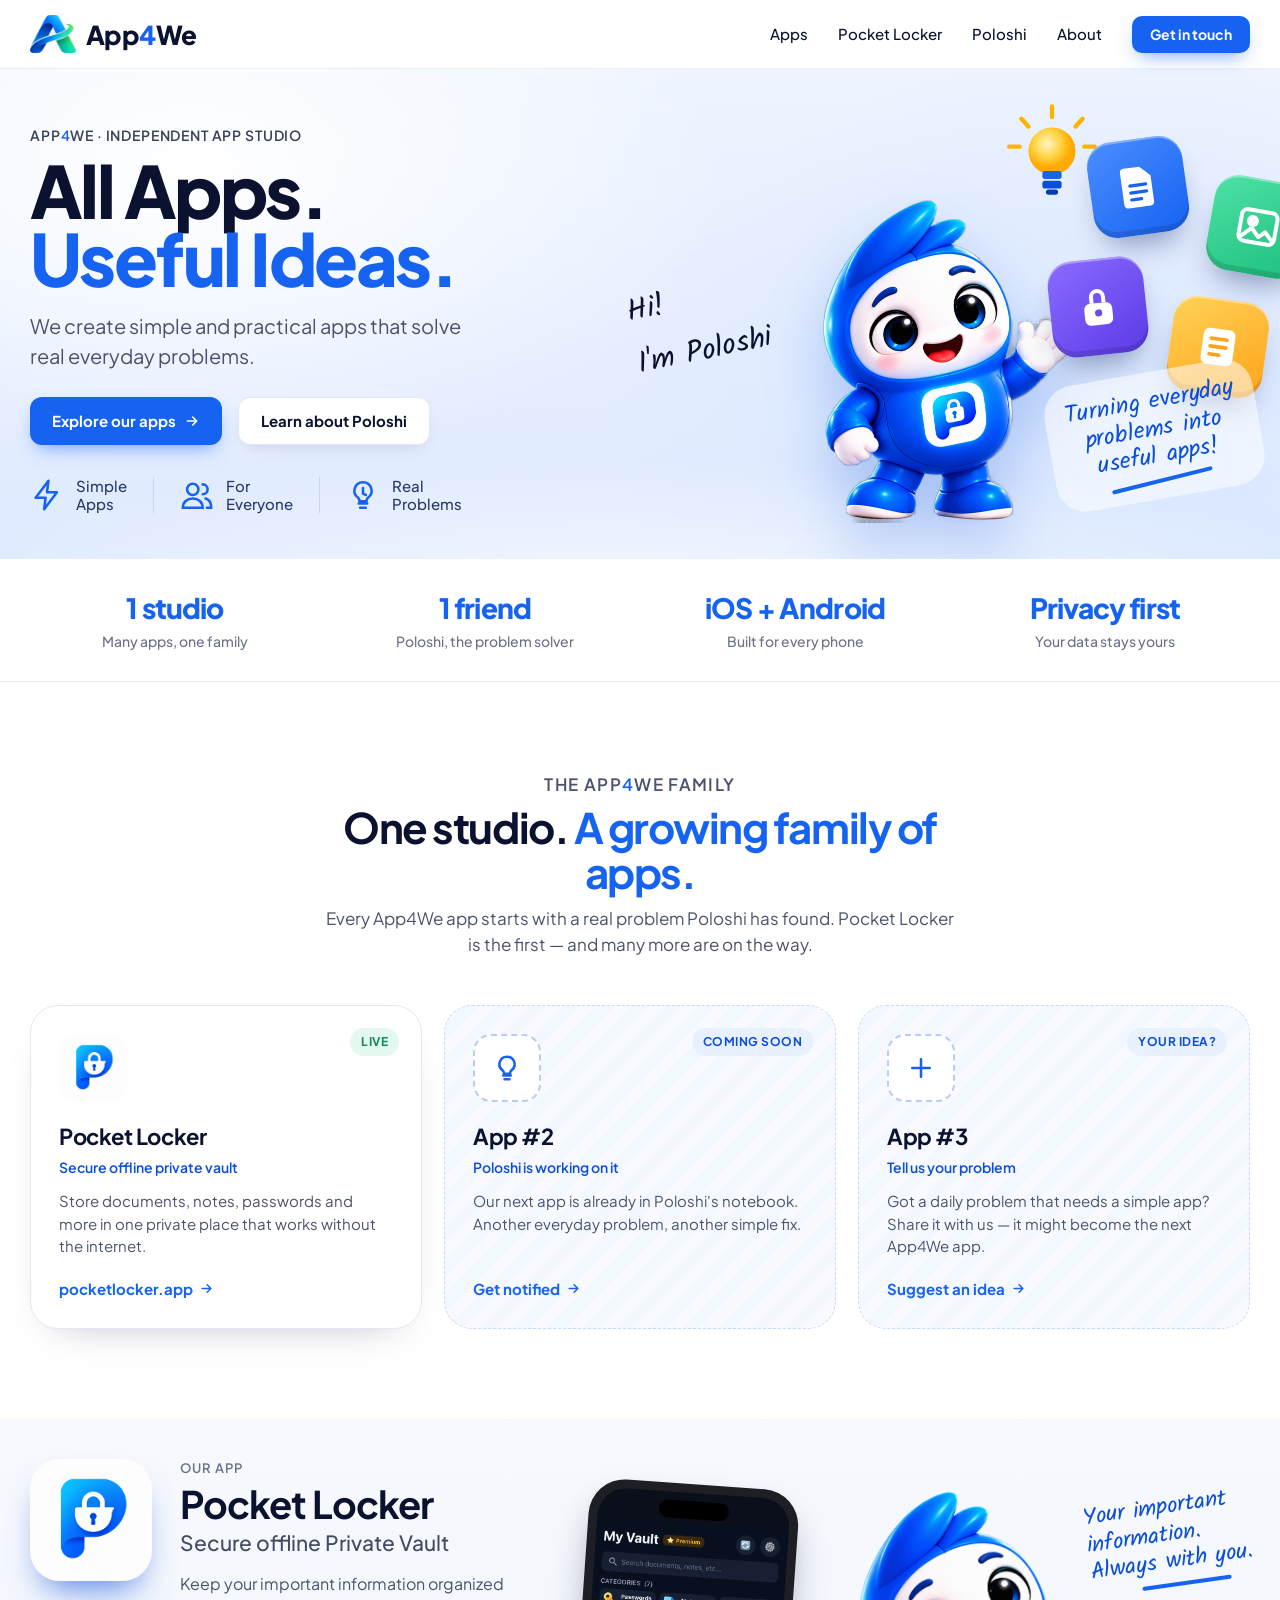
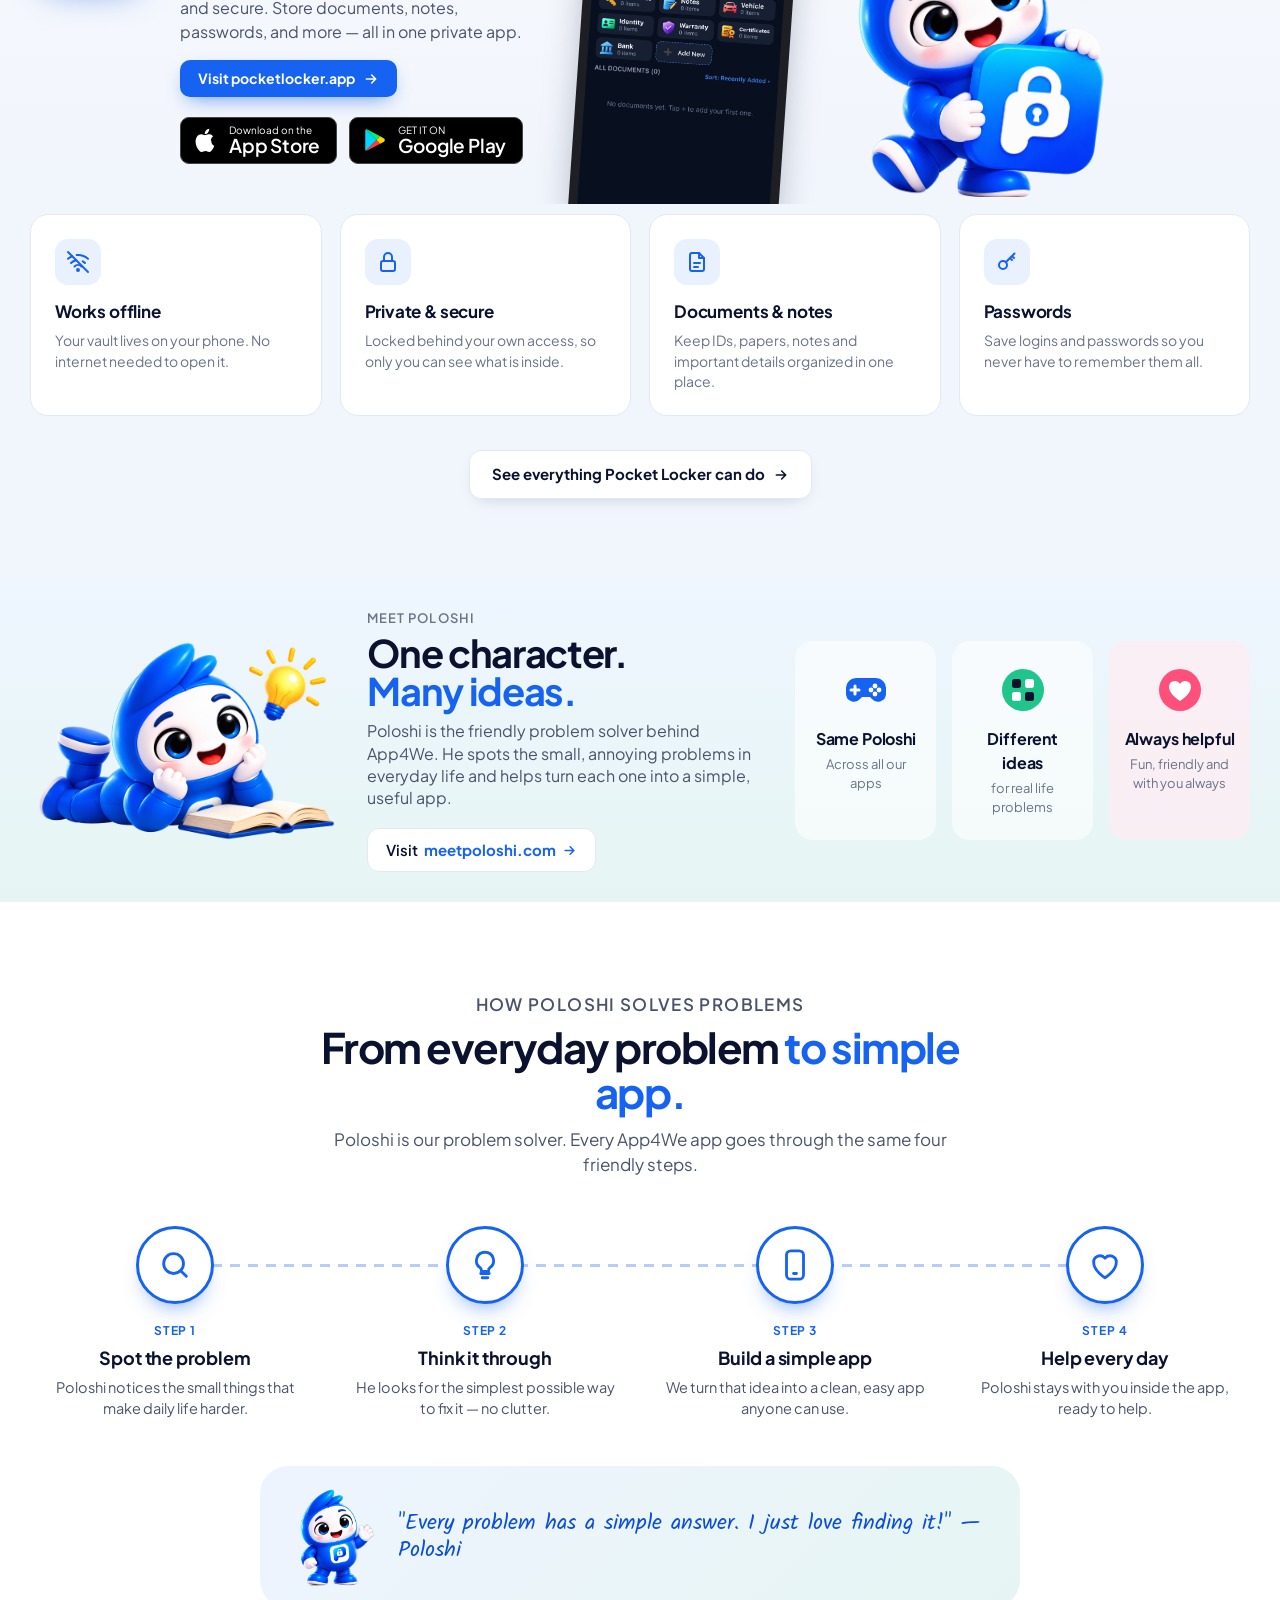
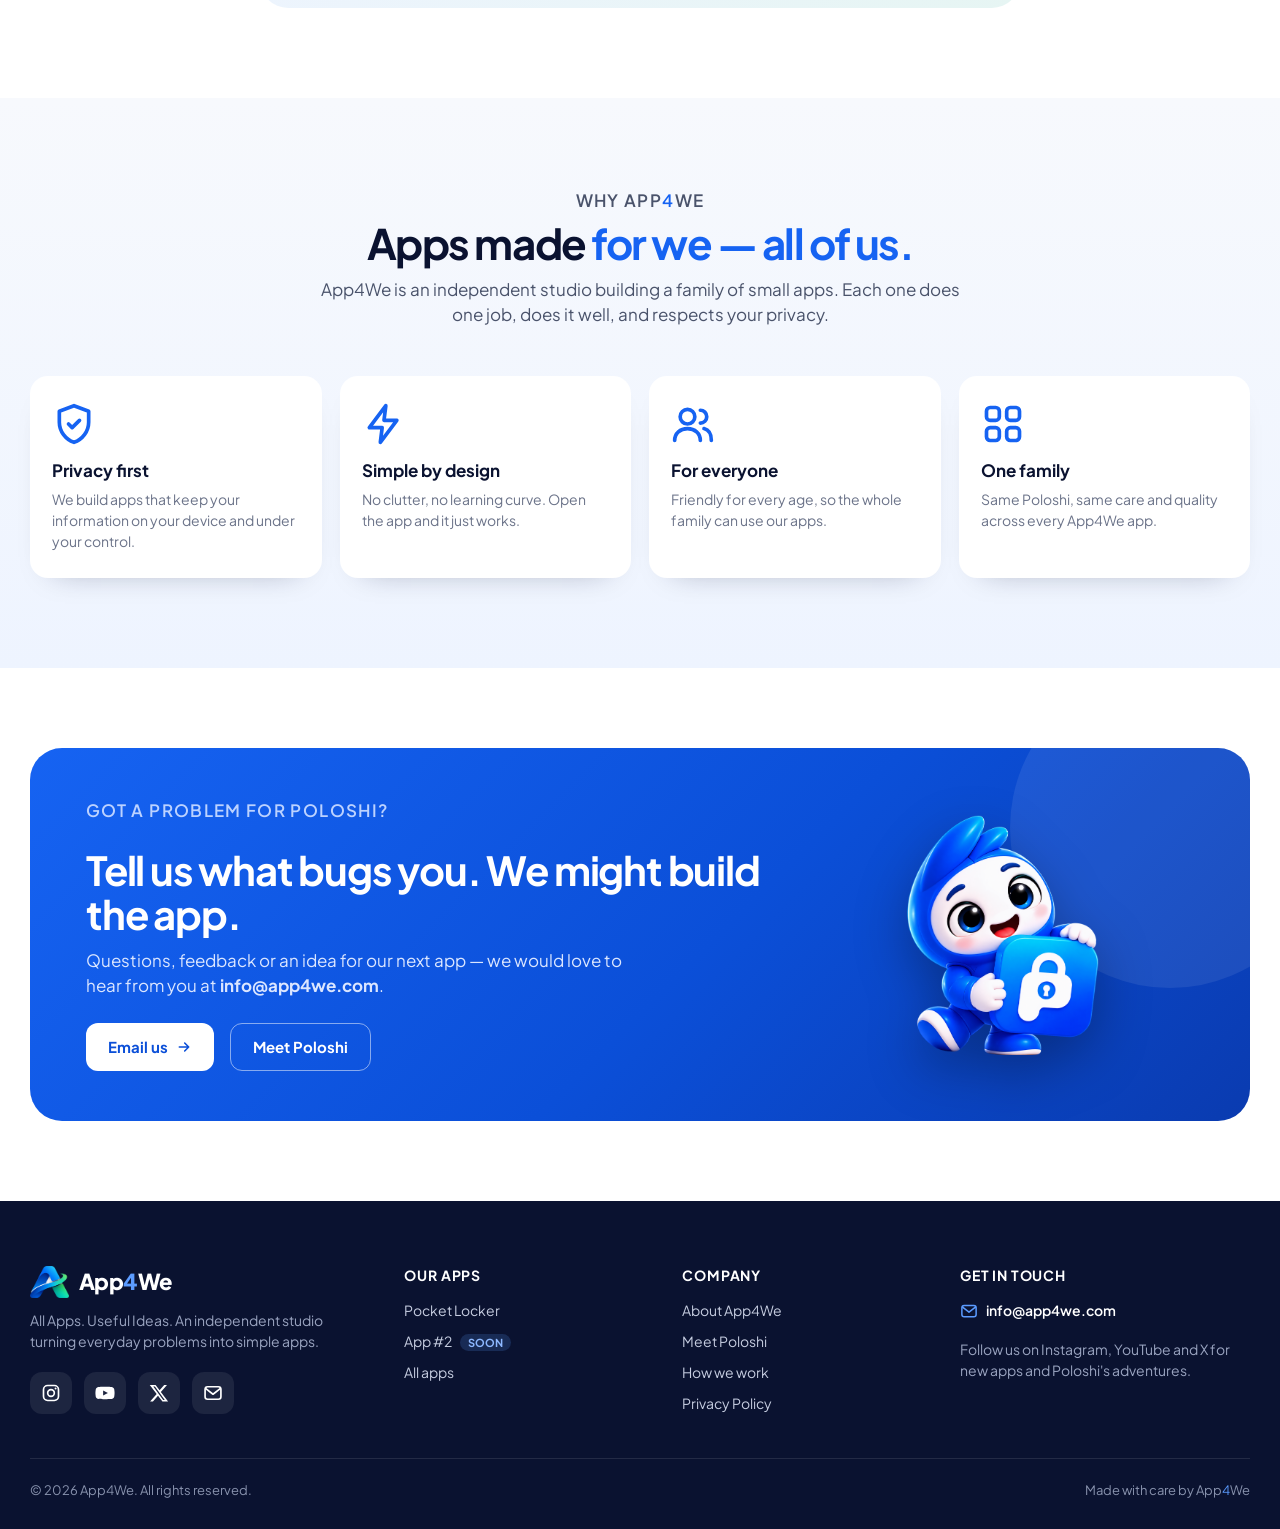
<file: index.html>
<!DOCTYPE html>
<html lang="en">
<head>
<meta charset="UTF-8">
<meta name="viewport" content="width=device-width, initial-scale=1, viewport-fit=cover">
<title>App4We – All Apps. Useful Ideas.</title>
<meta name="description" content="App4We is an independent app studio. We create simple and practical apps that solve real everyday problems.">
<link rel="icon" href="favicon.png">
<link rel="preconnect" href="https://fonts.googleapis.com">
<link rel="preconnect" href="https://fonts.gstatic.com" crossorigin>
<link href="https://fonts.googleapis.com/css2?family=Plus+Jakarta+Sans:wght@400;500;600;700;800&family=Kalam:wght@400;700&display=swap" rel="stylesheet">
<style>
:root{
  --blue:#1663f2;
  --blue-deep:#0b4fd8;
  --blue-soft:#e9f1ff;
  --ink:#0a1230;
  --text:#4a536b;
  --muted:#6b7389;
  --white:#ffffff;
  --line:#e3e8f3;
  --radius-lg:28px;
  --radius-md:18px;
  --font:"Plus Jakarta Sans", system-ui, -apple-system, "Segoe UI", Roboto, sans-serif;
  --hand:"Kalam", "Comic Sans MS", cursive;
}
*,*::before,*::after{box-sizing:border-box}
html{scroll-behavior:smooth}
body{margin:0;font-family:var(--font);color:var(--ink);background:#fff;-webkit-font-smoothing:antialiased;line-height:1.5}
img{max-width:100%;display:block}
a{color:inherit;text-decoration:none}
.wrap{width:min(1220px,100% - 48px);margin-inline:auto}
:focus-visible{outline:3px solid var(--blue);outline-offset:3px;border-radius:8px}

/* ---------- image placeholder (shown until you add the real file) ---------- */
.ph{display:flex;align-items:center;justify-content:center;text-align:center;border:2px dashed #9db8f5;border-radius:24px;background:rgba(255,255,255,.55);color:var(--blue-deep);font:600 13px/1.4 var(--font);padding:16px}

/* ---------- buttons ---------- */
.btn{display:inline-flex;align-items:center;gap:8px;font-weight:700;font-size:15px;padding:12px 22px;border-radius:12px;transition:transform .15s,box-shadow .15s,background .15s}
.btn svg{width:16px;height:16px}
.btn-primary{background:var(--blue);color:#fff;box-shadow:0 8px 20px -8px rgba(22,99,242,.7)}
.btn-primary:hover{background:var(--blue-deep);transform:translateY(-1px)}
.btn-ghost{background:#fff;color:var(--ink);border:1px solid var(--line);box-shadow:0 6px 18px -10px rgba(10,18,48,.25)}
.btn-ghost:hover{transform:translateY(-1px)}
.btn-sm{padding:8px 18px;font-size:14px;border-radius:10px}

/* ---------- header ---------- */
header{position:sticky;top:0;z-index:50;background:rgba(255,255,255,.92);backdrop-filter:blur(10px);border-bottom:1px solid rgba(227,232,243,.7)}
.nav{display:flex;align-items:center;justify-content:space-between;height:68px}
.logo{display:flex;align-items:center;gap:10px;font-weight:800;font-size:26px;letter-spacing:-.02em}
.logo-mark{height:38px;width:auto}
.nav-links{display:flex;align-items:center;gap:30px;font-weight:500;font-size:15px}
.nav-links a:not(.btn):hover{color:var(--blue)}
.menu-btn{display:none;background:none;border:0;padding:8px;cursor:pointer}
.menu-btn svg{width:26px;height:26px}

/* ---------- hero ---------- */
.hero{position:relative;overflow:hidden;background:
  radial-gradient(900px 500px at 15% 20%,#ffffff 0%,transparent 60%),
  radial-gradient(700px 500px at 85% 70%,#d9e7ff 0%,transparent 70%),
  linear-gradient(180deg,#eef4ff 0%,#dfeaff 100%)}
.hero::after{content:"";position:absolute;inset:auto -10% -40% -10%;height:60%;background:radial-gradient(closest-side,rgba(255,255,255,.7),transparent);pointer-events:none}
.hero-grid{position:relative;z-index:1;display:grid;grid-template-columns:1.05fr 1fr;align-items:center;gap:20px;min-height:440px;padding:40px 0 30px}
.kicker{font-weight:600;font-size:14px;letter-spacing:.06em;color:#3a425a;margin:0 0 10px}
.hero h1{margin:0;font-size:clamp(44px,6.2vw,72px);line-height:.95;font-weight:800;letter-spacing:-.035em}
.hero h1 span{display:block;color:var(--blue)}
.hero .lead{font-size:clamp(17px,1.6vw,20px);color:var(--text);max-width:30ch;margin:18px 0 26px}
.hero-ctas{display:flex;flex-wrap:wrap;gap:16px}
.pillars{display:flex;flex-wrap:wrap;gap:0;margin-top:32px}
.pillar{display:flex;align-items:center;gap:12px;padding-right:26px;margin-right:26px;border-right:1px solid #c9d6ef;color:#2a3a6b;font-weight:500;font-size:15px;line-height:1.2}
.pillar:last-child{border:0;margin:0;padding:0}
.pillar svg{width:34px;height:34px;color:var(--blue);flex:none}

.hero-art{position:relative;height:420px}
.hero-art .poloshi{position:absolute;left:20%;bottom:-30px;width:300px;height:400px;object-fit:contain;filter:drop-shadow(0 30px 30px rgba(11,79,216,.25))}
.hero-art .ph.poloshi{height:380px}
.hello{position:absolute;left:-6%;top:38%;font-family:var(--hand);font-size:30px;line-height:1.05;color:var(--ink);transform:rotate(-12deg)}
.hello svg{width:60px;height:40px;margin:4px 0 0 70px;color:var(--blue)}
.bulb{position:absolute;left:58%;top:-6px;width:96px}
.tiles{position:absolute;right:-60px;top:30px;width:260px;height:260px}
.tile{position:absolute;width:96px;height:96px;border-radius:24px;display:grid;place-items:center;box-shadow:0 18px 30px -12px rgba(10,30,90,.45), inset 0 -6px 0 rgba(0,0,0,.12), inset 0 2px 0 rgba(255,255,255,.35)}
.tile svg{width:48px;height:48px}
.t1{left:40px;top:0;background:linear-gradient(145deg,#4b8dff,#1663f2);transform:rotate(-8deg)}
.t2{left:160px;top:40px;background:linear-gradient(145deg,#4fe1a6,#1cbf7c);transform:rotate(10deg)}
.t3{left:0;top:120px;background:linear-gradient(145deg,#8a6bff,#5b3be6);transform:rotate(-6deg)}
.t4{left:120px;top:160px;background:linear-gradient(145deg,#ffd257,#ffa31a);transform:rotate(8deg)}
.note{position:absolute;right:-10px;bottom:30px;font-family:var(--hand);font-size:24px;line-height:1.15;color:var(--blue-deep);background:rgba(255,255,255,.55);padding:16px 20px;border-radius:30px;transform:rotate(-10deg);text-align:center}
.note::after{content:"";display:block;height:4px;width:60%;margin:8px auto 0;background:var(--blue);border-radius:4px;transform:rotate(-4deg)}

/* ---------- app section ---------- */
.app{position:relative;background:linear-gradient(180deg,#f7f9fd 0%,#f1f5fc 100%);overflow:hidden}
.app-grid{display:grid;grid-template-columns:1.1fr .6fr .9fr;align-items:center;gap:20px;padding:40px 0 0}
.app-info{display:flex;gap:28px;align-items:flex-start;padding-bottom:40px}
.app-icon{flex:none;width:122px;height:122px;border-radius:30px;background:linear-gradient(150deg,#3f85ff,#0b4fd8);display:grid;place-items:center;box-shadow:0 20px 34px -14px rgba(11,79,216,.7), inset 0 -6px 0 rgba(0,0,0,.15)}
.app-icon svg{width:70px;height:70px}
.eyebrow{font-weight:600;font-size:13px;letter-spacing:.08em;color:var(--muted);margin:0}
.app h2{margin:4px 0 2px;font-size:clamp(30px,3.4vw,38px);letter-spacing:-.03em;line-height:1.1}
.app .sub{font-size:21px;font-weight:500;color:#424b63;margin:0 0 14px}
.app p.desc{color:var(--text);font-size:16px;margin:0 0 16px;max-width:46ch}
.stores{display:flex;flex-wrap:wrap;gap:12px;margin-top:20px}
.store{display:inline-flex;align-items:center;gap:10px;background:#000;color:#fff;border-radius:9px;padding:7px 16px 7px 12px;min-width:142px;border:1px solid #444}
.store svg{width:26px;height:26px;flex:none}
.store small{display:block;font-size:10px;line-height:1}
.store b{display:block;font-size:19px;font-weight:600;letter-spacing:-.01em;line-height:1.1}
.store:hover{background:#1a1a1a}

/* phone built in HTML/CSS */
.phone{justify-self:center;width:210px;height:330px;align-self:end;border-radius:36px 36px 0 0;background:#1d1f24;padding:9px 9px 0;box-shadow:0 20px 40px -10px rgba(10,18,48,.4);transform:rotate(4deg) translateY(10px)}
.screen{height:100%;background:#f4f6fb;border-radius:28px 28px 0 0;padding:12px 10px 0;overflow:hidden;position:relative}
.island{width:70px;height:18px;background:#000;border-radius:12px;margin:0 auto 8px}
.screen header{position:static;background:#fff;border:0;border-radius:12px;padding:8px;display:flex;gap:8px;align-items:center;font-weight:700;font-size:13px;margin-bottom:8px;backdrop-filter:none}
.mini{width:26px;height:26px;border-radius:8px;background:linear-gradient(150deg,#3f85ff,#0b4fd8);display:grid;place-items:center}
.mini svg{width:16px;height:16px}
.row{display:flex;align-items:center;gap:8px;background:#fff;border-radius:9px;padding:6px 8px;margin-bottom:5px;font-size:11px;font-weight:500}
.row i{width:18px;height:18px;border-radius:5px;display:inline-block;flex:none}
.row::after{content:"›";margin-left:auto;color:#a5adbf}
.screen.shot{padding:0;background:#0b0f1c}
.screen.shot .island{position:absolute;top:8px;left:50%;transform:translateX(-50%);margin:0;z-index:1}
.screen.shot img{width:100%;height:100%;object-fit:cover;object-position:top;padding-top:30px}

.app-art{position:relative;height:330px;align-self:end}
.app-art .poloshi2{position:absolute;left:0;bottom:0;width:280px;height:320px;object-fit:contain}
.app-art .note2{position:absolute;right:0;top:20px;font-family:var(--hand);font-size:23px;line-height:1.2;color:var(--blue-deep);transform:rotate(-8deg)}
.note2::after{content:"";display:block;height:4px;width:55%;margin:6px 0 0 30%;background:var(--blue);border-radius:4px}

/* ---------- meet poloshi ---------- */
.meet{background:linear-gradient(180deg,#eef6ff 0%,#e6f5f3 100%);position:relative;overflow:hidden}
.meet-grid{display:grid;grid-template-columns:.85fr 1.1fr 1.25fr;align-items:center;gap:28px;padding:30px 0}
.meet-art{position:relative;height:260px}
.meet-art .poloshi3{position:absolute;inset:0;width:100%;height:100%;object-fit:contain}
.meet h2{margin:6px 0 10px;font-size:clamp(30px,3.4vw,38px);line-height:1;letter-spacing:-.035em}
.meet h2 span{display:block;color:var(--blue)}
.meet p.desc{color:var(--text);font-size:16px;margin:0 0 18px;max-width:44ch;line-height:1.4}
.link-pill{display:inline-flex;align-items:center;gap:6px;background:#fff;border:1px solid var(--line);border-radius:12px;padding:10px 18px;font-weight:600;font-size:15px}
.link-pill b{color:var(--blue);font-weight:700}
.link-pill svg{width:15px;height:15px;color:var(--blue)}
.link-pill:hover{border-color:var(--blue)}
.features{display:grid;grid-template-columns:repeat(3,1fr);gap:16px}
.feature{background:rgba(255,255,255,.6);border-radius:var(--radius-md);padding:24px 14px;text-align:center}
.feature.pink{background:rgba(255,236,242,.75)}
.feature .ic{width:50px;height:50px;margin:0 auto 12px;display:grid;place-items:center}
.feature h3{margin:0 0 4px;font-size:16px;letter-spacing:-.01em}
.feature p{margin:0;color:var(--muted);font-size:13px;line-height:1.4}

/* ---------- footer ---------- */
footer{background:#0a1230;color:#c6cde0;padding:40px 0;font-size:14px}
.foot{display:flex;flex-wrap:wrap;gap:20px;justify-content:space-between;align-items:center}
footer .logo{color:#fff;font-size:22px}
footer nav{display:flex;gap:24px;flex-wrap:wrap}
footer a:hover{color:#fff}

/* ---------- motion: one gentle wave for Poloshi ---------- */
@keyframes float{0%,100%{transform:translateY(0)}50%{transform:translateY(-10px)}}
.hero-art .poloshi{animation:float 5s ease-in-out infinite}
@media (prefers-reduced-motion:reduce){*{animation:none!important;transition:none!important;scroll-behavior:auto!important}}


/* ---------- brand wordmark: blue 4 ---------- */
.four{color:var(--blue)}
footer .four{color:#5b9bff}

/* ---------- shared section heads ---------- */
.section{padding:90px 0}
.sec-head{text-align:center;max-width:640px;margin:0 auto 48px}
.sec-head h2{margin:6px 0 12px;font-size:clamp(30px,3.6vw,42px);letter-spacing:-.035em;line-height:1.08}
.sec-head h2 span{color:var(--blue)}
.sec-head p{color:var(--text);font-size:17px;margin:0}

/* ---------- stats strip ---------- */
.strip{background:#fff;border-bottom:1px solid var(--line)}
.strip-grid{display:grid;grid-template-columns:repeat(4,1fr);gap:20px;padding:28px 0}
.stat{text-align:center}
.stat b{display:block;font-size:28px;font-weight:800;letter-spacing:-.03em;color:var(--blue)}
.stat span{color:var(--muted);font-size:14px;font-weight:500}

/* ---------- app family ---------- */
.family{background:#fff}
.app-cards{display:grid;grid-template-columns:repeat(3,1fr);gap:22px}
.card{position:relative;border:1px solid var(--line);border-radius:var(--radius-lg);padding:28px;background:#fff;box-shadow:0 18px 40px -28px rgba(10,18,48,.35);display:flex;flex-direction:column;transition:transform .2s,box-shadow .2s}
.card:hover{transform:translateY(-3px);box-shadow:0 24px 48px -26px rgba(10,18,48,.4)}
.card .tag{position:absolute;top:22px;right:22px;font-size:12px;font-weight:700;letter-spacing:.04em;padding:5px 11px;border-radius:999px}
.tag.live{background:#e5f8ef;color:#0f8a57}
.tag.soon{background:var(--blue-soft);color:var(--blue-deep)}
.card .c-icon{width:68px;height:68px;border-radius:18px;margin-bottom:18px;display:grid;place-items:center}
.card .c-icon img{width:68px;height:68px;border-radius:18px}
.card h3{margin:0 0 4px;font-size:22px;letter-spacing:-.02em}
.card .c-sub{color:var(--blue-deep);font-weight:600;font-size:14px;margin:0 0 12px}
.card p{color:var(--text);font-size:15px;margin:0 0 20px}
.card .c-link{margin-top:auto;display:inline-flex;align-items:center;gap:6px;font-weight:700;color:var(--blue);font-size:15px}
.card .c-link svg{width:15px;height:15px}
.card.ghost{background:repeating-linear-gradient(135deg,#f8faff 0 12px,#f3f7ff 12px 24px);border-style:dashed;border-color:#c9d8f7;box-shadow:none}
.card.ghost .c-icon{background:#fff;border:2px dashed #b8cdf6;color:var(--blue)}
.card.ghost .c-icon svg{width:30px;height:30px}

/* ---------- pocket locker features ---------- */
.pl-features{background:#f1f5fc;padding:10px 0 80px}
.pf-grid{display:grid;grid-template-columns:repeat(4,1fr);gap:18px}
.pf{background:#fff;border-radius:var(--radius-md);padding:24px;border:1px solid var(--line)}
.pf .ic{width:46px;height:46px;border-radius:13px;background:var(--blue-soft);color:var(--blue);display:grid;place-items:center;margin-bottom:14px}
.pf .ic svg{width:24px;height:24px}
.pf h3{margin:0 0 6px;font-size:17px;letter-spacing:-.01em}
.pf p{margin:0;color:var(--muted);font-size:14px;line-height:1.45}
.pl-cta{text-align:center;margin-top:34px}

/* ---------- poloshi problem solver ---------- */
.solver{background:#fff}
.steps{display:grid;grid-template-columns:repeat(4,1fr);gap:20px;counter-reset:s;position:relative}
.steps::before{content:"";position:absolute;top:38px;left:12%;right:12%;height:3px;background:repeating-linear-gradient(90deg,#b8cdf6 0 10px,transparent 10px 18px);z-index:0}
.step{position:relative;z-index:1;text-align:center;padding:0 8px}
.step .bubble{width:78px;height:78px;margin:0 auto 18px;border-radius:50%;background:#fff;border:3px solid var(--blue);display:grid;place-items:center;color:var(--blue);box-shadow:0 12px 24px -14px rgba(22,99,242,.8)}
.step .bubble svg{width:34px;height:34px}
.step small{display:block;font-weight:700;font-size:12px;letter-spacing:.08em;color:var(--blue)}
.step h3{margin:4px 0 6px;font-size:18px;letter-spacing:-.01em}
.step p{margin:0;color:var(--text);font-size:14.5px}
.solver-note{margin:46px auto 0;max-width:760px;display:flex;align-items:center;gap:20px;background:linear-gradient(135deg,#eef4ff,#e6f5f3);border-radius:var(--radius-lg);padding:22px 28px}
.solver-note img{width:90px;height:98px;object-fit:contain;flex:none}
.solver-note p{margin:0;font-family:var(--hand);font-size:22px;line-height:1.25;color:var(--blue-deep)}

/* ---------- values ---------- */
.values{background:linear-gradient(180deg,#f7f9fd,#eef4ff)}
.v-grid{display:grid;grid-template-columns:repeat(4,1fr);gap:18px}
.v{background:#fff;border-radius:var(--radius-md);padding:26px 22px;box-shadow:0 14px 30px -24px rgba(10,18,48,.4)}
.v .ic{width:44px;height:44px;color:var(--blue);margin-bottom:12px}
.v h3{margin:0 0 6px;font-size:17px}
.v p{margin:0;color:var(--muted);font-size:14px}

/* ---------- idea / contact CTA ---------- */
.idea{padding:80px 0;background:#fff}
.idea-box{position:relative;overflow:hidden;border-radius:32px;background:linear-gradient(135deg,#1663f2 0%,#0b4fd8 55%,#0a3bb0 100%);color:#fff;display:grid;grid-template-columns:1.3fr .7fr;align-items:center;gap:20px;padding:50px 56px}
.idea-box::before{content:"";position:absolute;right:-80px;top:-80px;width:320px;height:320px;border-radius:50%;background:rgba(255,255,255,.08)}
.idea-box h2{margin:0 0 12px;font-size:clamp(28px,3.4vw,40px);letter-spacing:-.03em;line-height:1.1}
.idea-box p{margin:0 0 24px;color:#dbe6ff;font-size:17px;max-width:46ch}
.idea-box .btn-white{background:#fff;color:var(--blue-deep)}
.idea-box .btn-white:hover{transform:translateY(-1px)}
.idea-box .btn-line{border:1px solid rgba(255,255,255,.5);color:#fff}
.idea-box .btn-line:hover{background:rgba(255,255,255,.1)}
.idea-art{position:relative;height:240px}
.idea-art img{position:absolute;inset:0;width:100%;height:100%;object-fit:contain;filter:drop-shadow(0 20px 26px rgba(0,0,0,.3))}

/* ---------- socials ---------- */
.socials{display:flex;gap:12px;flex-wrap:wrap}
.socials a{width:42px;height:42px;border-radius:12px;display:grid;place-items:center;background:rgba(255,255,255,.08);color:#fff;transition:background .15s,transform .15s}
.socials a:hover{background:var(--blue);transform:translateY(-2px)}
.socials svg{width:20px;height:20px}

/* ---------- footer (extended) ---------- */
footer{padding:64px 0 28px}
.foot-grid{display:grid;grid-template-columns:1.4fr 1fr 1fr 1.2fr;gap:36px}
.foot-brand .logo{margin-bottom:12px}
.foot-brand .logo img{height:32px}
.foot-brand p{margin:0 0 20px;max-width:32ch;color:#9aa4c0}
footer h4{margin:0 0 14px;color:#fff;font-size:14px;letter-spacing:.06em;text-transform:uppercase}
footer ul{list-style:none;margin:0;padding:0;display:grid;gap:10px}
.foot-mail{display:inline-flex;align-items:center;gap:8px;color:#fff;font-weight:600}
.foot-mail svg{width:18px;height:18px;color:#5b9bff}
.foot-bottom{margin-top:44px;padding-top:22px;border-top:1px solid rgba(255,255,255,.1);display:flex;flex-wrap:wrap;justify-content:space-between;gap:12px;color:#8892ad;font-size:13px}
.soon-pill{font-size:11px;font-weight:700;background:rgba(91,155,255,.18);color:#8db8ff;padding:2px 8px;border-radius:999px;margin-left:6px}

/* ---------- responsive ---------- */
@media (max-width:1080px){
  .app-grid{grid-template-columns:1fr 1fr}
  .app-art{display:none}
  .meet-grid{grid-template-columns:.8fr 1.2fr}
  .features{grid-column:1/-1}
  .tiles{transform:scale(.8);transform-origin:top right}
}
@media (max-width:820px){
  .nav-links{display:none;position:absolute;top:68px;left:0;right:0;flex-direction:column;align-items:flex-start;gap:18px;background:#fff;padding:20px 24px 26px;border-bottom:1px solid var(--line)}
  .nav-links.open{display:flex}
  .menu-btn{display:block}
  .hero-grid{grid-template-columns:1fr;padding-top:30px}
  .hero-art{height:380px;order:-1}
  .hero-art .poloshi{left:50%;transform:translateX(-50%);width:240px;height:320px;animation:none}
  .hero-art .ph.poloshi{height:300px}
  .hello{left:0;top:30%;font-size:24px}
  .bulb{left:auto;right:42%;width:70px}
  .tiles{transform:scale(.55)}
  .note{display:none}
  .app-grid{grid-template-columns:1fr}
  .app-info{flex-direction:column;gap:18px;padding-bottom:10px}
  .app-icon{width:88px;height:88px;border-radius:22px}
  .app-icon svg{width:50px;height:50px}
  .meet-grid{grid-template-columns:1fr}
  .meet-art{height:220px}
}
@media (max-width:520px){
  .pillars{gap:14px}
  .pillar{border:0;margin:0;padding:0;flex:1 1 40%}
  .features{grid-template-columns:1fr}
}

@media (max-width:1080px){
  .app-cards{grid-template-columns:1fr 1fr}
  .pf-grid,.v-grid{grid-template-columns:1fr 1fr}
  .foot-grid{grid-template-columns:1fr 1fr}
}
@media (max-width:820px){
  .section{padding:64px 0}
  .strip-grid{grid-template-columns:1fr 1fr}
  .app-cards{grid-template-columns:1fr}
  .steps{grid-template-columns:1fr 1fr;row-gap:36px}
  .steps::before{display:none}
  .idea-box{grid-template-columns:1fr;padding:38px 26px;text-align:center}
  .idea-box p{margin-inline:auto}
  .idea-box .hero-ctas{justify-content:center}
  .idea-art{height:200px;order:-1}
  .solver-note{flex-direction:column;text-align:center}
}
@media (max-width:520px){
  .pf-grid,.v-grid,.steps{grid-template-columns:1fr}
  .foot-grid{grid-template-columns:1fr}
  .wrap{width:min(1220px,100% - 32px)}
}
</style>
</head>
<body>

<!-- ================= HEADER ================= -->
<header>
  <div class="wrap nav">
    <a href="#top" class="logo" aria-label="App4We home">
      <img src="logo-mark.png" alt="" class="logo-mark">
      <span>App<span class="four">4</span>We</span>
    </a>
    <button class="menu-btn" aria-label="Open menu" aria-expanded="false" onclick="toggleMenu(this)">
      <svg viewBox="0 0 24 24" fill="none" stroke="currentColor" stroke-width="2" stroke-linecap="round"><path d="M4 7h16M4 12h16M4 17h16"/></svg>
    </button>
    <nav class="nav-links" id="navLinks">
      <a href="#apps">Apps</a>
      <a href="#pocket-locker">Pocket Locker</a>
      <a href="#poloshi">Poloshi</a>
      <a href="#about">About</a>
      <a href="#contact" class="btn btn-primary btn-sm">Get in touch</a>
    </nav>
  </div>
</header>

<main id="top">

<!-- ================= HERO ================= -->
<section class="hero">
  <div class="wrap hero-grid">
    <div>
      <p class="kicker">APP<span class="four">4</span>WE · INDEPENDENT APP STUDIO</p>
      <h1>All Apps.<span>Useful Ideas.</span></h1>
      <p class="lead">We create simple and practical apps that solve real everyday problems.</p>
      <div class="hero-ctas">
        <a href="#apps" class="btn btn-primary">Explore our apps
          <svg viewBox="0 0 24 24" fill="none" stroke="currentColor" stroke-width="2.4" stroke-linecap="round" stroke-linejoin="round"><path d="M5 12h14M13 6l6 6-6 6"/></svg></a>
        <a href="#poloshi" class="btn btn-ghost">Learn about Poloshi</a>
      </div>
      <div class="pillars">
        <div class="pillar">
          <svg viewBox="0 0 24 24" fill="none" stroke="currentColor" stroke-width="1.8" stroke-linejoin="round"><path d="M13 2 4 14h7l-1 8 9-12h-7z"/></svg>
          <span>Simple<br>Apps</span>
        </div>
        <div class="pillar">
          <svg viewBox="0 0 24 24" fill="none" stroke="currentColor" stroke-width="1.8" stroke-linecap="round"><circle cx="9" cy="8" r="4"/><path d="M2 21c0-4 3-6.5 7-6.5s7 2.5 7 6.5z"/><path d="M16 4.5a3.5 3.5 0 0 1 0 7M18 14.5c2.4.6 4 2.6 4 6.5h-3"/></svg>
          <span>For<br>Everyone</span>
        </div>
        <div class="pillar">
          <svg viewBox="0 0 24 24" fill="none" stroke="currentColor" stroke-width="1.8" stroke-linecap="round"><path d="M9 18h6M10 21h4M12 3a6 6 0 0 0-3.5 10.9c.6.5 1 1.2 1 2.1v.5h5V16c0-.9.4-1.6 1-2.1A6 6 0 0 0 12 3z"/><path d="M12 7v4l2 1"/></svg>
          <span>Real<br>Problems</span>
        </div>
      </div>
    </div>

    <div class="hero-art" aria-hidden="false">
      <div class="hello">Hi!<br>I'm Poloshi
        <svg viewBox="0 0 60 40" fill="none" stroke="currentColor" stroke-width="2.5" stroke-linecap="round"><path d="M4 6c4 18 20 26 46 24M42 22l8 8-10 6"/></svg>
      </div>

      <!-- IMAGE 1: Poloshi waving (transparent PNG) -->
      <img class="poloshi" src="poloshi-hero.png" alt="Poloshi, the App4We mascot, waving hello" data-ph="images/poloshi-hero.png&#10;Poloshi waving (transparent PNG)">

      <!-- Lightbulb (SVG, no image needed) -->
      <svg class="bulb" viewBox="0 0 110 120" aria-hidden="true">
        <g stroke="#ffb400" stroke-width="5" stroke-linecap="round"><path d="M55 4v12M20 18l8 9M90 18l-8 9M6 50h12M92 50h12"/></g>
        <defs><radialGradient id="bg1" cx=".4" cy=".35"><stop offset="0" stop-color="#fff6c2"/><stop offset=".6" stop-color="#ffd23f"/><stop offset="1" stop-color="#ffaa00"/></radialGradient></defs>
        <circle cx="55" cy="55" r="27" fill="url(#bg1)"/>
        <rect x="44" y="78" width="22" height="9" rx="3" fill="#1663f2"/>
        <rect x="44" y="89" width="22" height="9" rx="3" fill="#0b4fd8"/>
        <rect x="48" y="99" width="14" height="6" rx="3" fill="#0a3bb0"/>
      </svg>

      <!-- Floating app tiles (CSS + SVG, no images needed) -->
      <div class="tiles" aria-hidden="true">
        <div class="tile t1"><svg viewBox="0 0 24 24" fill="#fff"><path d="M6 2h8l5 5v13a2 2 0 0 1-2 2H6a2 2 0 0 1-2-2V4a2 2 0 0 1 2-2z"/><path d="M8 11h8M8 14.5h8M8 18h5" stroke="#1663f2" stroke-width="1.6" stroke-linecap="round"/></svg></div>
        <div class="tile t2"><svg viewBox="0 0 24 24" fill="none" stroke="#fff" stroke-width="2" stroke-linejoin="round"><rect x="3" y="4" width="18" height="16" rx="3"/><circle cx="9" cy="9.5" r="2" fill="#fff"/><path d="m4 18 5-5 4 4 3-3 5 5" /></svg></div>
        <div class="tile t3"><svg viewBox="0 0 24 24" fill="#fff"><path d="M8 10V7a4 4 0 1 1 8 0v3h-2V7a2 2 0 1 0-4 0v3z"/><rect x="5" y="10" width="14" height="11" rx="3"/><circle cx="12" cy="15" r="1.8" fill="#6b4cf0"/></svg></div>
        <div class="tile t4"><svg viewBox="0 0 24 24" fill="#fff"><rect x="4" y="3" width="16" height="18" rx="3"/><path d="M8 8h8M8 12h8M8 16h5" stroke="#ffa31a" stroke-width="1.8" stroke-linecap="round"/></svg></div>
      </div>

      <div class="note">Turning everyday<br>problems into<br>useful apps!</div>
    </div>
  </div>
</section>

<!-- ================= STATS STRIP ================= -->
<section class="strip" aria-label="App4We at a glance">
  <div class="wrap strip-grid">
    <div class="stat"><b>1 studio</b><span>Many apps, one family</span></div>
    <div class="stat"><b>1 friend</b><span>Poloshi, the problem solver</span></div>
    <div class="stat"><b>iOS + Android</b><span>Built for every phone</span></div>
    <div class="stat"><b>Privacy first</b><span>Your data stays yours</span></div>
  </div>
</section>

<!-- ================= APP FAMILY ================= -->
<section class="section family" id="apps">
  <div class="wrap">
    <div class="sec-head">
      <p class="eyebrow">THE APP<span class="four">4</span>WE FAMILY</p>
      <h2>One studio. <span>A growing family of apps.</span></h2>
      <p>Every App4We app starts with a real problem Poloshi has found. Pocket Locker is the first — and many more are on the way.</p>
    </div>
    <div class="app-cards">
      <article class="card">
        <span class="tag live">LIVE</span>
        <div class="c-icon"><img src="pocket-locker-icon.png" alt="Pocket Locker icon"></div>
        <h3>Pocket Locker</h3>
        <p class="c-sub">Secure offline private vault</p>
        <p>Store documents, notes, passwords and more in one private place that works without the internet.</p>
        <a class="c-link" href="https://pocketlocker.app" target="_blank" rel="noopener">pocketlocker.app <svg viewBox="0 0 24 24" fill="none" stroke="currentColor" stroke-width="2.4" stroke-linecap="round" stroke-linejoin="round"><path d="M5 12h14M13 6l6 6-6 6"/></svg></a>
      </article>
      <article class="card ghost">
        <span class="tag soon">COMING SOON</span>
        <div class="c-icon"><svg viewBox="0 0 24 24" fill="none" stroke="currentColor" stroke-width="2" stroke-linecap="round"><path d="M9 18h6M10 21h4M12 3a6 6 0 0 0-3.5 10.9c.6.5 1 1.2 1 2.1v.5h5V16c0-.9.4-1.6 1-2.1A6 6 0 0 0 12 3z"/></svg></div>
        <h3>App #2</h3>
        <p class="c-sub">Poloshi is working on it</p>
        <p>Our next app is already in Poloshi's notebook. Another everyday problem, another simple fix.</p>
        <a class="c-link" href="#contact">Get notified <svg viewBox="0 0 24 24" fill="none" stroke="currentColor" stroke-width="2.4" stroke-linecap="round" stroke-linejoin="round"><path d="M5 12h14M13 6l6 6-6 6"/></svg></a>
      </article>
      <article class="card ghost">
        <span class="tag soon">YOUR IDEA?</span>
        <div class="c-icon"><svg viewBox="0 0 24 24" fill="none" stroke="currentColor" stroke-width="2" stroke-linecap="round"><path d="M12 5v14M5 12h14"/></svg></div>
        <h3>App #3</h3>
        <p class="c-sub">Tell us your problem</p>
        <p>Got a daily problem that needs a simple app? Share it with us — it might become the next App4We app.</p>
        <a class="c-link" href="mailto:info@app4we.com?subject=App%20idea%20for%20Poloshi">Suggest an idea <svg viewBox="0 0 24 24" fill="none" stroke="currentColor" stroke-width="2.4" stroke-linecap="round" stroke-linejoin="round"><path d="M5 12h14M13 6l6 6-6 6"/></svg></a>
      </article>
    </div>
  </div>
</section>

<!-- ================= POCKET LOCKER ================= -->
<section class="app" id="pocket-locker">
  <div class="wrap app-grid">
    <div class="app-info">
      <!-- App icon: built in SVG. To use the real icon, replace this div with:
           <img src="images/pocket-locker-icon.png" class="app-icon" alt="Pocket Locker app icon"> -->
      <img src="pocket-locker-icon.png" class="app-icon" alt="Pocket Locker app icon">
      <div>
        <p class="eyebrow">OUR APP</p>
        <h2>Pocket Locker</h2>
        <p class="sub">Secure offline Private Vault</p>
        <p class="desc">Keep your important information organized and secure. Store documents, notes, passwords, and more — all in one private app.</p>
        <a href="https://pocketlocker.app" target="_blank" rel="noopener" class="btn btn-primary btn-sm">Visit pocketlocker.app
          <svg viewBox="0 0 24 24" fill="none" stroke="currentColor" stroke-width="2.4" stroke-linecap="round" stroke-linejoin="round"><path d="M5 12h14M13 6l6 6-6 6"/></svg></a>
        <div class="stores">
          <!-- Replace href with your App Store link. Apple recommends its official badge: images/app-store-badge.svg -->
          <a class="store" href="https://apps.apple.com/in/app/pocket-locker-private-vault/id6813628223" aria-label="Download Pocket Locker on the App Store">
            <svg viewBox="0 0 24 24" fill="#fff"><path d="M16.4 12.6c0-2.6 2.1-3.8 2.2-3.9-1.2-1.8-3.1-2-3.7-2-1.6-.2-3.1.9-3.9.9s-2-.9-3.4-.9C5.9 6.8 4.2 7.8 3.3 9.4c-1.9 3.3-.5 8.2 1.3 10.9.9 1.3 2 2.8 3.4 2.7 1.4-.1 1.9-.9 3.5-.9s2.1.9 3.5.9 2.4-1.3 3.2-2.7c1-1.5 1.4-3 1.4-3.1-.1 0-2.7-1-2.7-4.6zM13.9 5c.7-.9 1.2-2.1 1.1-3.3-1 0-2.3.7-3 1.6-.7.8-1.3 2-1.1 3.2 1.1.1 2.3-.6 3-1.5z"/></svg>
            <span><small>Download on the</small><b>App Store</b></span>
          </a>
          <!-- Replace href with your Google Play link. Google recommends its official badge: images/google-play-badge.png -->
          <a class="store" href="https://play.google.com/store/apps/details?id=com.app4me.pocketlocker" aria-label="Get Pocket Locker on Google Play">
            <svg viewBox="0 0 24 24"><path d="M3.6 2.2 13.4 12l-9.8 9.8c-.4-.2-.6-.6-.6-1.1V3.3c0-.5.2-.9.6-1.1z" fill="#00d7fe"/><path d="m16.8 8.6-3.4 3.4-9.8-9.8c.3-.2.8-.2 1.2 0z" fill="#00f076"/><path d="M16.8 15.4 4.8 21.8c-.4.2-.9.2-1.2 0l9.8-9.8z" fill="#ff3a44"/><path d="m20.3 10.5-3.5-1.9-3.4 3.4 3.4 3.4 3.5-1.9c1-.6 1-2.4 0-3z" fill="#ffd400"/></svg>
            <span><small>GET IT ON</small><b>Google Play</b></span>
          </a>
        </div>
      </div>
    </div>

    <!-- Phone mockup showing the real Pocket Locker screenshot -->
    <div class="phone" aria-label="Pocket Locker app screen preview" role="img">
      <div class="screen shot">
        <div class="island"></div>
        <img src="pocket-locker-screen.jpg" alt="Pocket Locker My Vault screen">
      </div>
    </div>

    <div class="app-art">
      <!-- IMAGE 2: Poloshi holding the Pocket Locker lock (transparent PNG) -->
      <img class="poloshi2" src="poloshi-locker.png" alt="Poloshi holding the Pocket Locker icon" data-ph="images/poloshi-locker.png&#10;Poloshi holding the lock icon">
      <div class="note2">Your important<br>information.<br>Always with you.</div>
    </div>
  </div>
</section>

<!-- ================= POCKET LOCKER FEATURES ================= -->
<section class="pl-features" aria-label="Pocket Locker features">
  <div class="wrap">
    <div class="pf-grid">
      <div class="pf"><div class="ic"><svg viewBox="0 0 24 24" fill="none" stroke="currentColor" stroke-width="2" stroke-linecap="round" stroke-linejoin="round"><path d="M2 2l20 20"/><path d="M8.5 16.5a5 5 0 0 1 7 0M5 13a10 10 0 0 1 5.2-2.8M19 13a10 10 0 0 0-2.3-1.7M2 8.8a15 15 0 0 1 4.2-2.6M22 8.8A15 15 0 0 0 10.7 5"/><circle cx="12" cy="20" r="1"/></svg></div><h3>Works offline</h3><p>Your vault lives on your phone. No internet needed to open it.</p></div>
      <div class="pf"><div class="ic"><svg viewBox="0 0 24 24" fill="none" stroke="currentColor" stroke-width="2" stroke-linecap="round" stroke-linejoin="round"><rect x="5" y="11" width="14" height="10" rx="2"/><path d="M8 11V7a4 4 0 0 1 8 0v4"/></svg></div><h3>Private &amp; secure</h3><p>Locked behind your own access, so only you can see what is inside.</p></div>
      <div class="pf"><div class="ic"><svg viewBox="0 0 24 24" fill="none" stroke="currentColor" stroke-width="2" stroke-linecap="round" stroke-linejoin="round"><path d="M14 3H7a2 2 0 0 0-2 2v14a2 2 0 0 0 2 2h10a2 2 0 0 0 2-2V8z"/><path d="M14 3v5h5M9 13h6M9 17h4"/></svg></div><h3>Documents &amp; notes</h3><p>Keep IDs, papers, notes and important details organized in one place.</p></div>
      <div class="pf"><div class="ic"><svg viewBox="0 0 24 24" fill="none" stroke="currentColor" stroke-width="2" stroke-linecap="round" stroke-linejoin="round"><circle cx="8" cy="15" r="4"/><path d="m10.8 12.2 8.7-8.7M17 6l2 2M15 8l2 2"/></svg></div><h3>Passwords</h3><p>Save logins and passwords so you never have to remember them all.</p></div>
    </div>
    <div class="pl-cta">
      <a href="https://www.pocketlocker.app" target="_blank" rel="noopener" class="btn btn-ghost">See everything Pocket Locker can do <svg viewBox="0 0 24 24" fill="none" stroke="currentColor" stroke-width="2.4" stroke-linecap="round" stroke-linejoin="round"><path d="M5 12h14M13 6l6 6-6 6"/></svg></a>
    </div>
  </div>
</section>

<!-- ================= MEET POLOSHI ================= -->
<section class="meet" id="poloshi">
  <div class="wrap meet-grid">
    <div class="meet-art">
      <!-- IMAGE 3: Poloshi lying down reading a book, with lightbulb (transparent PNG) -->
      <img class="poloshi3" src="poloshi-reading.png" alt="Poloshi lying down reading a book" data-ph="images/poloshi-reading.png&#10;Poloshi reading a book">
    </div>
    <div>
      <p class="eyebrow">MEET POLOSHI</p>
      <h2>One character.<span>Many ideas.</span></h2>
      <p class="desc">Poloshi is the friendly problem solver behind App4We. He spots the small, annoying problems in everyday life and helps turn each one into a simple, useful app.</p>
      <a class="link-pill" href="https://meetpoloshi.com" target="_blank" rel="noopener">Visit <b>meetpoloshi.com</b>
        <svg viewBox="0 0 24 24" fill="none" stroke="currentColor" stroke-width="2.4" stroke-linecap="round" stroke-linejoin="round"><path d="M5 12h14M13 6l6 6-6 6"/></svg></a>
    </div>
    <div class="features">
      <div class="feature">
        <div class="ic"><svg viewBox="0 0 48 48" width="48"><path d="M14 12h20a10 10 0 0 1 10 10v6a8 8 0 0 1-14 5l-2-2h-8l-2 2A8 8 0 0 1 4 28v-6a10 10 0 0 1 10-10z" fill="#1663f2"/><path d="M13 20v8M9 24h8" stroke="#fff" stroke-width="3" stroke-linecap="round"/><circle cx="33" cy="20" r="2.4" fill="#fff"/><circle cx="37" cy="24" r="2.4" fill="#fff"/><circle cx="29" cy="24" r="2.4" fill="#fff"/><circle cx="33" cy="28" r="2.4" fill="#fff"/></svg></div>
        <h3>Same Poloshi</h3><p>Across all our apps</p>
      </div>
      <div class="feature">
        <div class="ic"><svg viewBox="0 0 48 48" width="48"><circle cx="24" cy="24" r="21" fill="#1fc58a"/><rect x="13" y="13" width="9" height="9" rx="2.5" fill="#0a1230"/><rect x="26" y="13" width="9" height="9" rx="2.5" fill="#fff"/><rect x="13" y="26" width="9" height="9" rx="2.5" fill="#fff"/><rect x="26" y="26" width="9" height="9" rx="2.5" fill="#0a1230"/></svg></div>
        <h3>Different ideas</h3><p>for real life problems</p>
      </div>
      <div class="feature pink">
        <div class="ic"><svg viewBox="0 0 48 48" width="48"><circle cx="24" cy="24" r="21" fill="#ff4f7b"/><path d="M24 35s-11-6.5-11-14a6 6 0 0 1 11-3.3A6 6 0 0 1 35 21c0 7.5-11 14-11 14z" fill="#fff"/></svg></div>
        <h3>Always helpful</h3><p>Fun, friendly and with you always</p>
      </div>
    </div>
  </div>
</section>

<!-- ================= POLOSHI: PROBLEM SOLVER ================= -->
<section class="section solver" id="how">
  <div class="wrap">
    <div class="sec-head">
      <p class="eyebrow">HOW POLOSHI SOLVES PROBLEMS</p>
      <h2>From everyday problem <span>to simple app.</span></h2>
      <p>Poloshi is our problem solver. Every App4We app goes through the same four friendly steps.</p>
    </div>
    <div class="steps">
      <div class="step"><div class="bubble"><svg viewBox="0 0 24 24" fill="none" stroke="currentColor" stroke-width="2" stroke-linecap="round" stroke-linejoin="round"><circle cx="11" cy="11" r="7"/><path d="m20 20-4-4"/></svg></div><small>STEP 1</small><h3>Spot the problem</h3><p>Poloshi notices the small things that make daily life harder.</p></div>
      <div class="step"><div class="bubble"><svg viewBox="0 0 24 24" fill="none" stroke="currentColor" stroke-width="2" stroke-linecap="round" stroke-linejoin="round"><path d="M9 18h6M10 21h4M12 3a6 6 0 0 0-3.5 10.9c.6.5 1 1.2 1 2.1v.5h5V16c0-.9.4-1.6 1-2.1A6 6 0 0 0 12 3z"/></svg></div><small>STEP 2</small><h3>Think it through</h3><p>He looks for the simplest possible way to fix it — no clutter.</p></div>
      <div class="step"><div class="bubble"><svg viewBox="0 0 24 24" fill="none" stroke="currentColor" stroke-width="2" stroke-linecap="round" stroke-linejoin="round"><rect x="6" y="2" width="12" height="20" rx="3"/><path d="M11 18h2"/></svg></div><small>STEP 3</small><h3>Build a simple app</h3><p>We turn that idea into a clean, easy app anyone can use.</p></div>
      <div class="step"><div class="bubble"><svg viewBox="0 0 24 24" fill="none" stroke="currentColor" stroke-width="2" stroke-linecap="round" stroke-linejoin="round"><path d="M12 21s-8-4.8-8-11a4.5 4.5 0 0 1 8-2.8A4.5 4.5 0 0 1 20 10c0 6.2-8 11-8 11z"/></svg></div><small>STEP 4</small><h3>Help every day</h3><p>Poloshi stays with you inside the app, ready to help.</p></div>
    </div>
    <div class="solver-note">
      <img src="poloshi-hero.png" alt="">
      <p>"Every problem has a simple answer. I just love finding it!" — Poloshi</p>
    </div>
  </div>
</section>

<!-- ================= ABOUT / VALUES ================= -->
<section class="section values" id="about">
  <div class="wrap">
    <div class="sec-head">
      <p class="eyebrow">WHY APP<span class="four">4</span>WE</p>
      <h2>Apps made <span>for we — all of us.</span></h2>
      <p>App4We is an independent studio building a family of small apps. Each one does one job, does it well, and respects your privacy.</p>
    </div>
    <div class="v-grid">
      <div class="v"><div class="ic"><svg viewBox="0 0 24 24" fill="none" stroke="currentColor" stroke-width="2" stroke-linecap="round" stroke-linejoin="round"><path d="M12 2 4 5v6c0 5 3.4 9.4 8 11 4.6-1.6 8-6 8-11V5z"/><path d="m9 12 2 2 4-4"/></svg></div><h3>Privacy first</h3><p>We build apps that keep your information on your device and under your control.</p></div>
      <div class="v"><div class="ic"><svg viewBox="0 0 24 24" fill="none" stroke="currentColor" stroke-width="2" stroke-linecap="round" stroke-linejoin="round"><path d="M13 2 4 14h7l-1 8 9-12h-7z"/></svg></div><h3>Simple by design</h3><p>No clutter, no learning curve. Open the app and it just works.</p></div>
      <div class="v"><div class="ic"><svg viewBox="0 0 24 24" fill="none" stroke="currentColor" stroke-width="2" stroke-linecap="round" stroke-linejoin="round"><circle cx="9" cy="8" r="4"/><path d="M2 21c0-4 3-6.5 7-6.5s7 2.5 7 6.5M16 4.5a3.5 3.5 0 0 1 0 7M18 14.5c2.4.6 4 2.6 4 6.5"/></svg></div><h3>For everyone</h3><p>Friendly for every age, so the whole family can use our apps.</p></div>
      <div class="v"><div class="ic"><svg viewBox="0 0 24 24" fill="none" stroke="currentColor" stroke-width="2" stroke-linecap="round" stroke-linejoin="round"><rect x="3" y="3" width="7" height="7" rx="2"/><rect x="14" y="3" width="7" height="7" rx="2"/><rect x="3" y="14" width="7" height="7" rx="2"/><rect x="14" y="14" width="7" height="7" rx="2"/></svg></div><h3>One family</h3><p>Same Poloshi, same care and quality across every App4We app.</p></div>
    </div>
  </div>
</section>

<!-- ================= IDEA / CONTACT ================= -->
<section class="idea" id="contact">
  <div class="wrap">
    <div class="idea-box">
      <div>
        <p class="eyebrow" style="color:#bcd2ff">GOT A PROBLEM FOR POLOSHI?</p>
        <h2>Tell us what bugs you. We might build the app.</h2>
        <p>Questions, feedback or an idea for our next app — we would love to hear from you at <b>info@app4we.com</b>.</p>
        <div class="hero-ctas">
          <a href="mailto:info@app4we.com" class="btn btn-white">Email us <svg viewBox="0 0 24 24" fill="none" stroke="currentColor" stroke-width="2.4" stroke-linecap="round" stroke-linejoin="round"><path d="M5 12h14M13 6l6 6-6 6"/></svg></a>
          <a href="https://meetpoloshi.com" target="_blank" rel="noopener" class="btn btn-line">Meet Poloshi</a>
        </div>
      </div>
      <div class="idea-art"><img src="poloshi-locker.png" alt="Poloshi holding the Pocket Locker icon"></div>
    </div>
  </div>
</section>
</main>

<!-- ================= FOOTER ================= -->
<footer>
  <div class="wrap">
    <div class="foot-grid">
      <div class="foot-brand">
        <a href="#top" class="logo"><img src="logo-mark.png" alt=""><span>App<span class="four">4</span>We</span></a>
        <p> All Apps. Useful Ideas. An independent studio turning everyday problems into simple apps.</p>
        <div class="socials">
          <a href="https://www.instagram.com/app4we?stkn=cnpkYzBxYzNrcjhn" aria-label="App4We on Instagram" target="_blank" rel="noopener"><!-- TODO: Instagram URL -->
            <svg viewBox="0 0 24 24" fill="none" stroke="currentColor" stroke-width="2"><rect x="3" y="3" width="18" height="18" rx="5"/><circle cx="12" cy="12" r="4"/><circle cx="17.5" cy="6.5" r="1.2" fill="currentColor" stroke="none"/></svg></a>
          <a href="https://www.youtube.com/@App4We" aria-label="App4We on YouTube" target="_blank" rel="noopener"><!-- TODO: YouTube URL -->
            <svg viewBox="0 0 24 24" fill="currentColor"><path d="M23 7.2a3 3 0 0 0-2.1-2.1C19 4.6 12 4.6 12 4.6s-7 0-8.9.5A3 3 0 0 0 1 7.2 31 31 0 0 0 .5 12a31 31 0 0 0 .5 4.8 3 3 0 0 0 2.1 2.1c1.9.5 8.9.5 8.9.5s7 0 8.9-.5a3 3 0 0 0 2.1-2.1 31 31 0 0 0 .5-4.8 31 31 0 0 0-.5-4.8zM9.75 15.02V8.98L15.5 12z"/></svg></a>
          <a href="https://x.com/App4we" aria-label="App4We on X" target="_blank" rel="noopener"><!-- TODO: X URL -->
            <svg viewBox="0 0 24 24" fill="currentColor"><path d="M18.2 2.25h3.4l-7.4 8.5 8.7 11.5h-6.8l-5.3-7-6.1 7H1.3l7.9-9.1L.9 2.25h7l4.8 6.4zm-1.2 18h1.9L7.1 4.2H5.1z"/></svg></a>
          <a href="mailto:info@app4we.com" aria-label="Email App4We">
            <svg viewBox="0 0 24 24" fill="none" stroke="currentColor" stroke-width="2" stroke-linejoin="round"><rect x="2.5" y="4.5" width="19" height="15" rx="3"/><path d="m3 6.5 9 7 9-7"/></svg></a>
        </div>
      </div>
      <div>
        <h4>Our apps</h4>
        <ul>
          <li><a href="https://pocketlocker.app" target="_blank" rel="noopener">Pocket Locker</a></li>
          <li><a href="#apps">App #2 <span class="soon-pill">SOON</span></a></li>
          <li><a href="#apps">All apps</a></li>
        </ul>
      </div>
      <div>
        <h4>Company</h4>
        <ul>
          <li><a href="#about">About App4We</a></li>
          <li><a href="https://meetpoloshi.com" target="_blank" rel="noopener">Meet Poloshi</a></li>
          <li><a href="#how">How we work</a></li>
          <li><a href="#">Privacy Policy</a></li>
        </ul>
      </div>
      <div>
        <h4>Get in touch</h4>
        <a class="foot-mail" href="mailto:info@app4we.com">
          <svg viewBox="0 0 24 24" fill="none" stroke="currentColor" stroke-width="2" stroke-linejoin="round"><rect x="2.5" y="4.5" width="19" height="15" rx="3"/><path d="m3 6.5 9 7 9-7"/></svg>
          info@app4we.com</a>
        <p style="margin:14px 0 0;color:#9aa4c0">Follow us on Instagram, YouTube and X for new apps and Poloshi's adventures.</p>
      </div>
    </div>
    <div class="foot-bottom">
      <span>© <span id="yr"></span> App4We. All rights reserved.</span>
      <span>Made with care by App<span class="four">4</span>We</span>
    </div>
  </div>
</footer>

<script>
  document.getElementById('yr').textContent = new Date().getFullYear();

  function toggleMenu(btn){
    const nav = document.getElementById('navLinks');
    const open = nav.classList.toggle('open');
    btn.setAttribute('aria-expanded', open);
  }
  document.querySelectorAll('#navLinks a').forEach(a => a.addEventListener('click', () => {
    document.getElementById('navLinks').classList.remove('open');
  }));

  // Shows a labelled placeholder box until you add each image file
  document.querySelectorAll('img[data-ph]').forEach(img => {
    const swap = () => {
      const box = document.createElement('div');
      box.className = img.className + ' ph';
      box.style.whiteSpace = 'pre-line';
      box.textContent = 'Add image:\n' + img.dataset.ph;
      img.replaceWith(box);
    };
    if (img.complete && img.naturalWidth === 0) swap();
    else img.addEventListener('error', swap);
  });
</script>
</body>
</html>
</file>
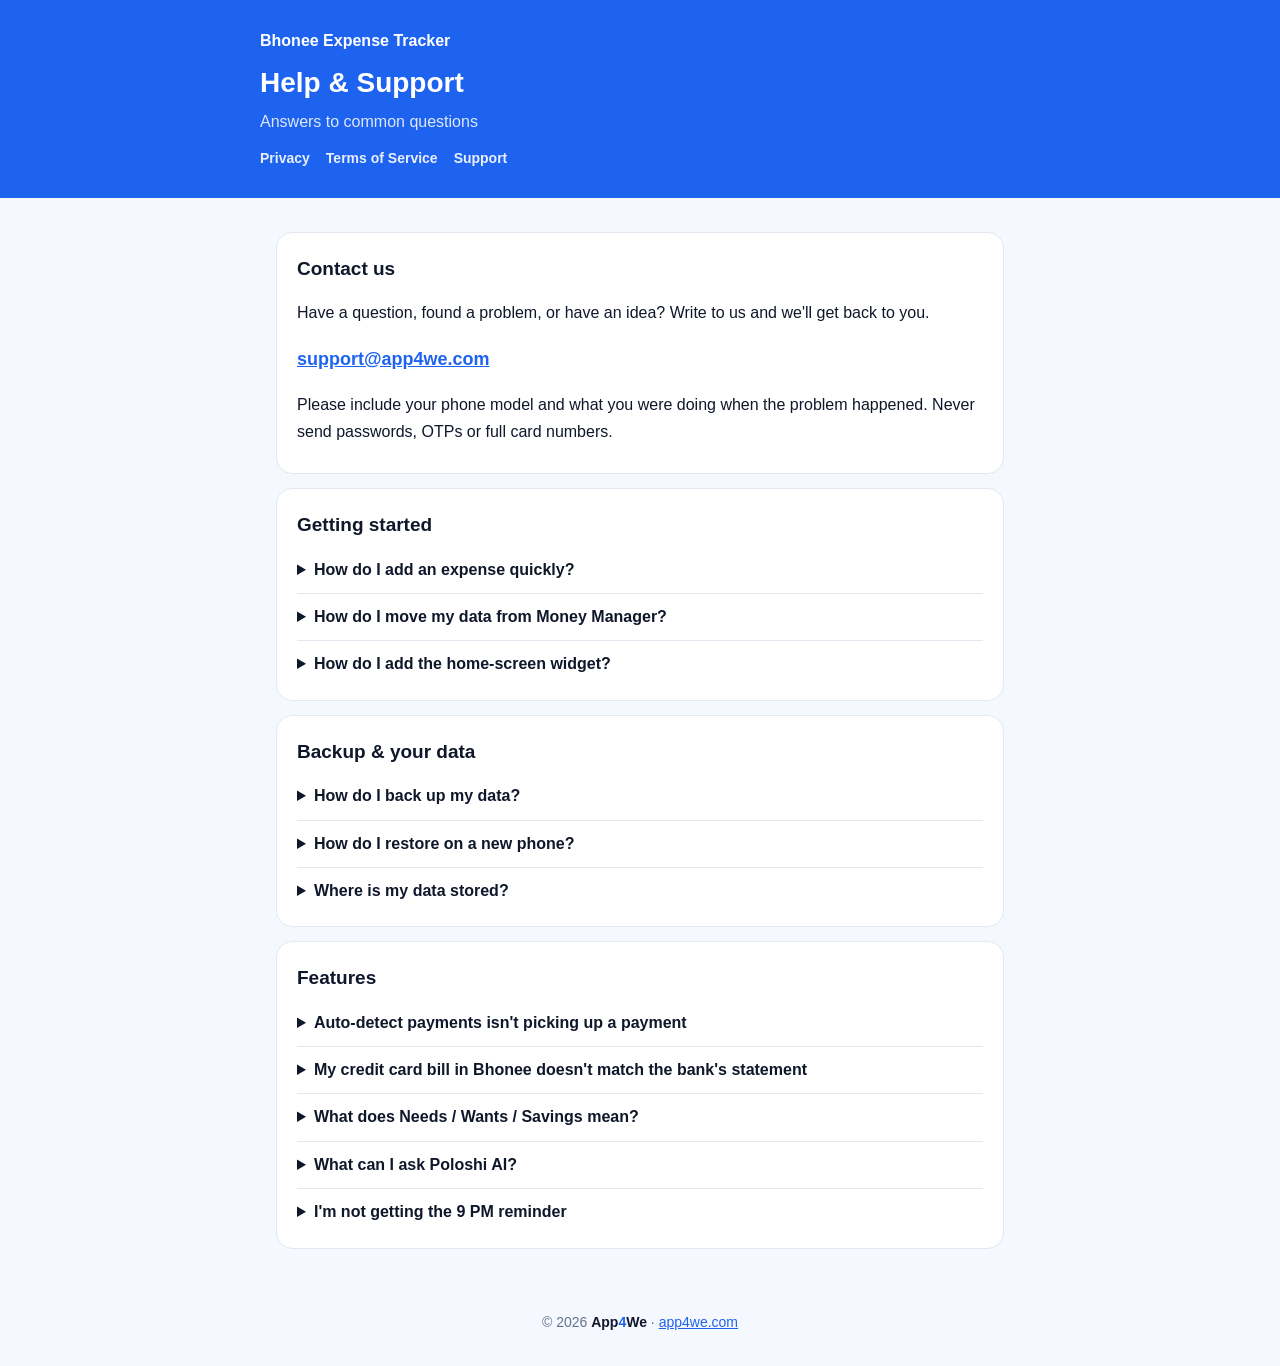
<file: Bhoneeexpencetracker/index.html>
<!doctype html>
<html lang="en">
<head>
<meta charset="utf-8">
<meta name="viewport" content="width=device-width, initial-scale=1">
<title>Bhonee Expense Tracker · App4We</title>
<meta http-equiv="refresh" content="0; url=support.html">
</head>
<body>
<p><a href="support.html">Bhonee Expense Tracker: Support</a> · <a href="privacy.html">Privacy Policy</a> · <a href="termsofservice.html">Terms of Service</a></p>
</body>
</html>
</file>
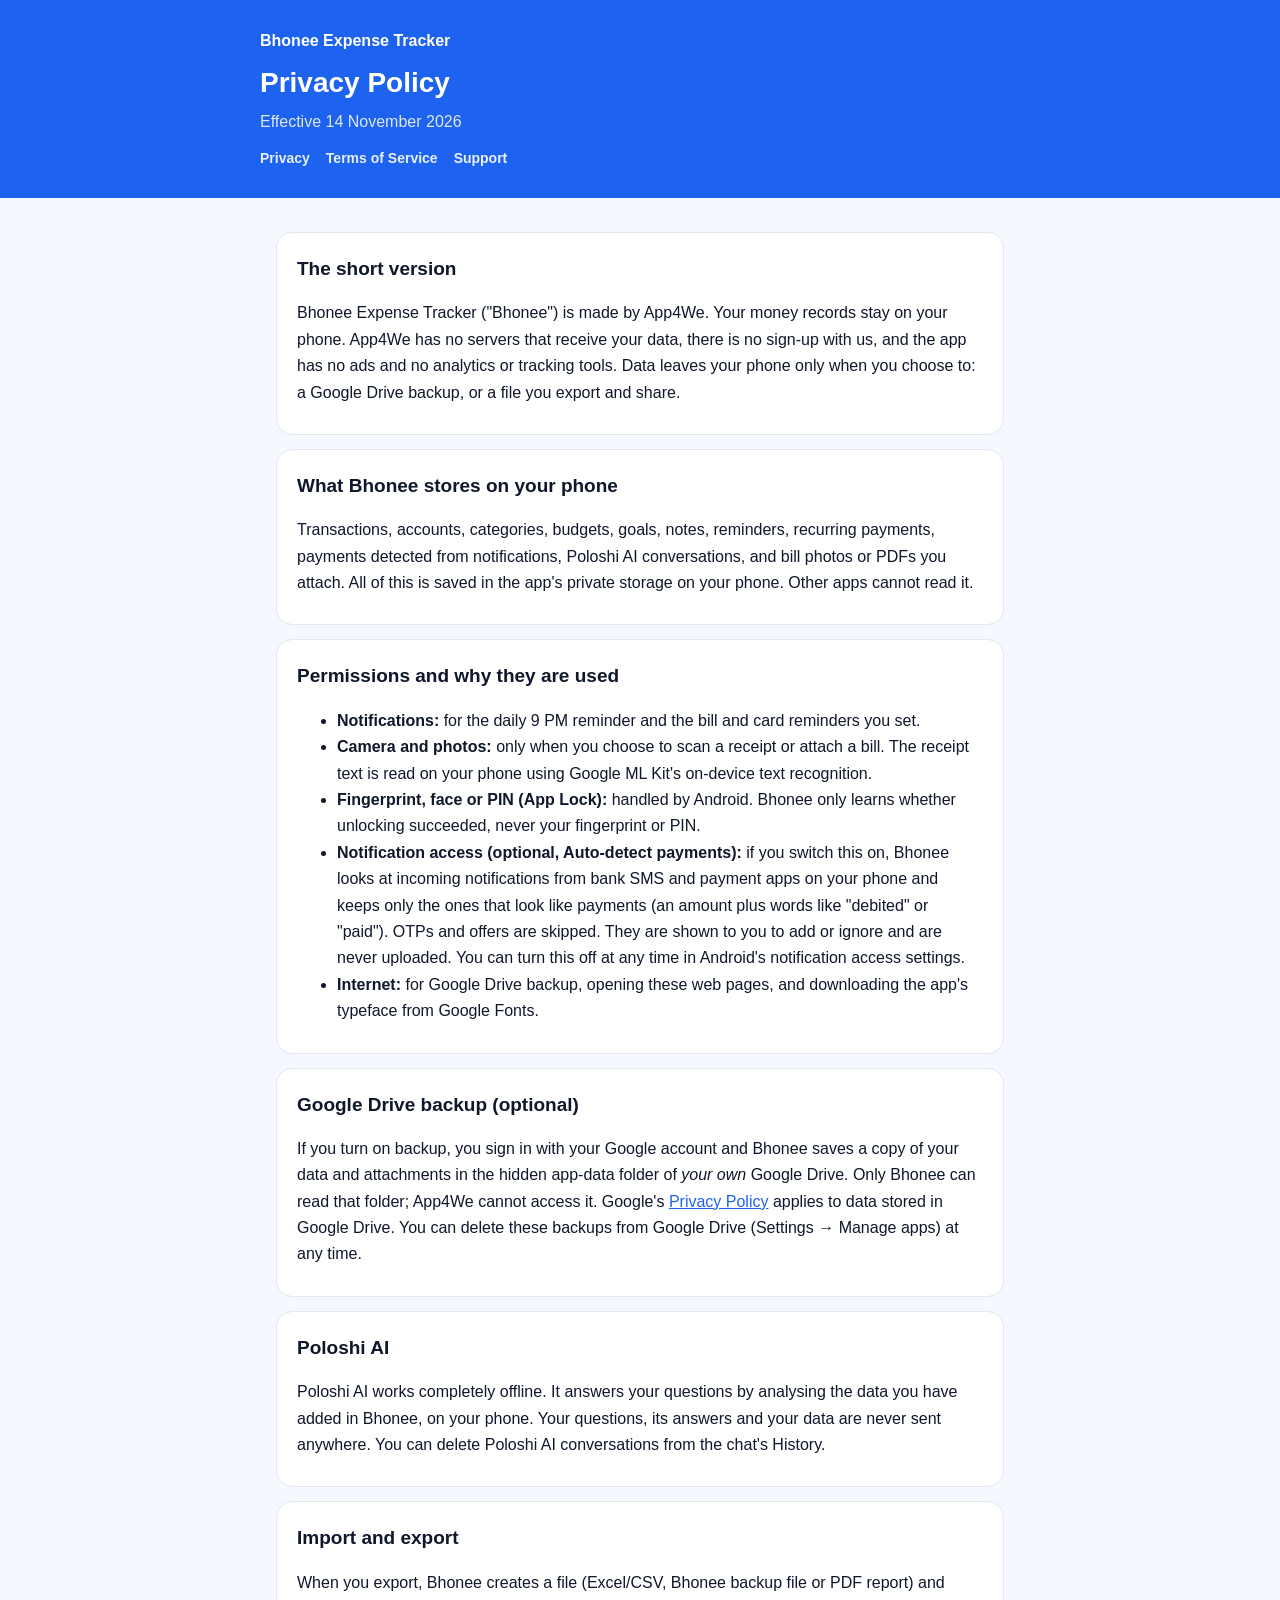
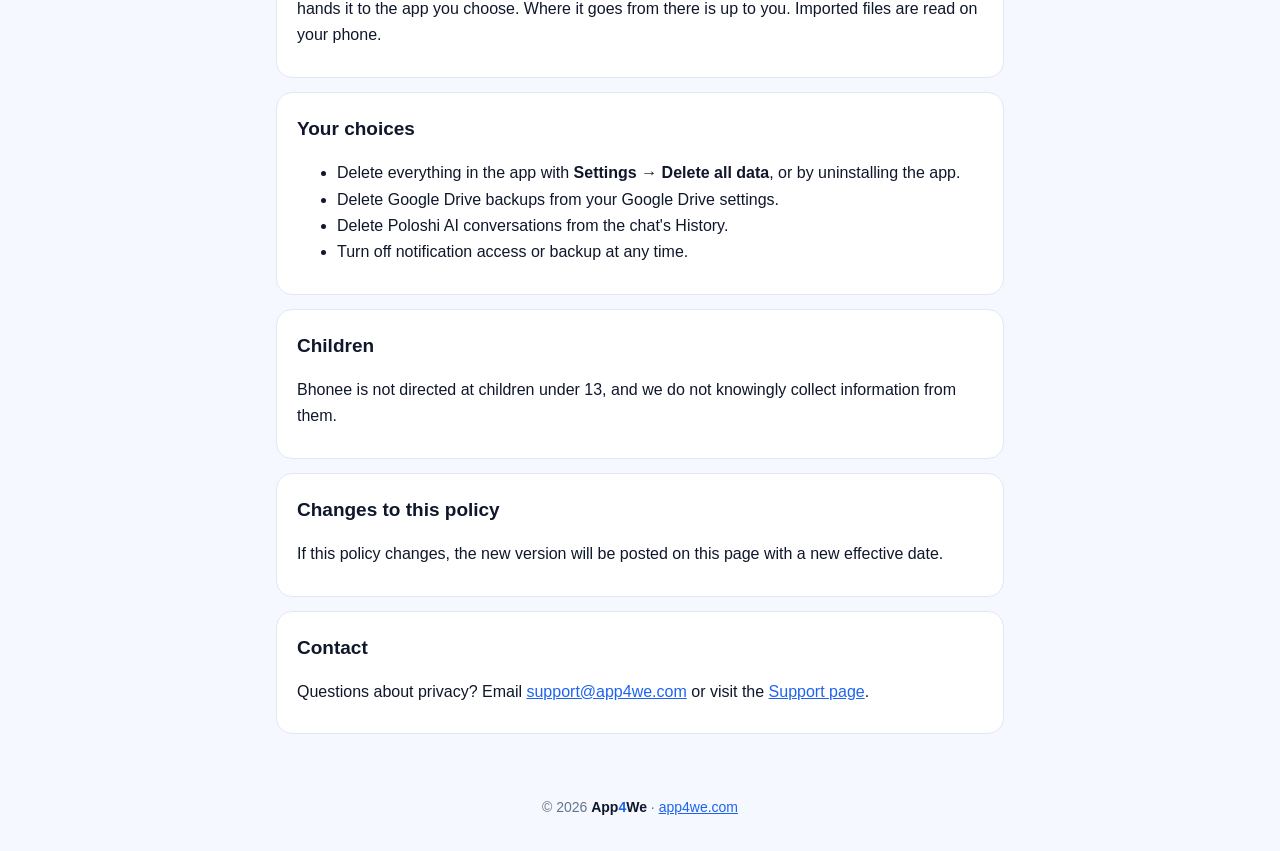
<file: Bhoneeexpencetracker/privacy.html>
<!doctype html>
<html lang="en">
<head>
<meta charset="utf-8">
<meta name="viewport" content="width=device-width, initial-scale=1">
<title>Privacy Policy · Bhonee Expense Tracker</title>
<meta name="description" content="How Bhonee Expense Tracker by App4We handles your data.">
<style>
  :root { --blue: #1E63F0; --text: #0F172A; --muted: #64748B; --bg: #F5F8FF; --card: #FFFFFF; --line: #E2E8F0; }
  @media (prefers-color-scheme: dark) { :root { --text: #E5E7EB; --muted: #94A3B8; --bg: #0B1220; --card: #111A2E; --line: #1E293B; } }
  * { box-sizing: border-box; }
  body { margin: 0; background: var(--bg); color: var(--text); font: 16px/1.65 -apple-system, "Segoe UI", Roboto, "Helvetica Neue", Arial, sans-serif; }
  header { background: var(--blue); color: #fff; padding: 28px 16px; }
  header .wrap { max-width: 760px; margin: 0 auto; }
  header a { color: #fff; text-decoration: none; font-weight: 700; }
  header h1 { margin: 6px 0 2px; font-size: 28px; }
  header p { margin: 0; opacity: .85; }
  main { max-width: 760px; margin: 0 auto; padding: 20px 16px 40px; }
  section { background: var(--card); border: 1px solid var(--line); border-radius: 16px; padding: 4px 20px 12px; margin: 14px 0; }
  h2 { font-size: 19px; margin: 16px 0 6px; }
  a { color: var(--blue); }
  nav { display: flex; gap: 16px; flex-wrap: wrap; margin-top: 12px; font-size: 14px; }
  nav a { color: #fff; opacity: .9; font-weight: 600; }
  footer { text-align: center; color: var(--muted); font-size: 14px; padding: 8px 16px 32px; }
  .brand b { color: var(--text); } .brand .four { color: var(--blue); font-weight: 800; }
  .muted { color: var(--muted); }
</style>
</head>
<body>
<header>
  <div class="wrap">
    <a href="./">Bhonee Expense Tracker</a>
    <h1>Privacy Policy</h1>
    <p>Effective 14 November 2026</p>
    <nav><a href="privacy.html">Privacy</a><a href="termsofservice.html">Terms of Service</a><a href="support.html">Support</a></nav>
  </div>
</header>
<main>
  <section>
    <h2>The short version</h2>
    <p>Bhonee Expense Tracker ("Bhonee") is made by App4We. Your money records stay on your phone. App4We has no servers that receive your data, there is no sign-up with us, and the app has no ads and no analytics or tracking tools. Data leaves your phone only when you choose to: a Google Drive backup, or a file you export and share.</p>
  </section>

  <section>
    <h2>What Bhonee stores on your phone</h2>
    <p>Transactions, accounts, categories, budgets, goals, notes, reminders, recurring payments, payments detected from notifications, Poloshi AI conversations, and bill photos or PDFs you attach. All of this is saved in the app's private storage on your phone. Other apps cannot read it.</p>
  </section>

  <section>
    <h2>Permissions and why they are used</h2>
    <ul>
      <li><b>Notifications:</b> for the daily 9 PM reminder and the bill and card reminders you set.</li>
      <li><b>Camera and photos:</b> only when you choose to scan a receipt or attach a bill. The receipt text is read on your phone using Google ML Kit's on-device text recognition.</li>
      <li><b>Fingerprint, face or PIN (App Lock):</b> handled by Android. Bhonee only learns whether unlocking succeeded, never your fingerprint or PIN.</li>
      <li><b>Notification access (optional, Auto-detect payments):</b> if you switch this on, Bhonee looks at incoming notifications from bank SMS and payment apps on your phone and keeps only the ones that look like payments (an amount plus words like "debited" or "paid"). OTPs and offers are skipped. They are shown to you to add or ignore and are never uploaded. You can turn this off at any time in Android's notification access settings.</li>
      <li><b>Internet:</b> for Google Drive backup, opening these web pages, and downloading the app's typeface from Google Fonts.</li>
    </ul>
  </section>

  <section>
    <h2>Google Drive backup (optional)</h2>
    <p>If you turn on backup, you sign in with your Google account and Bhonee saves a copy of your data and attachments in the hidden app-data folder of <i>your own</i> Google Drive. Only Bhonee can read that folder; App4We cannot access it. Google's <a href="https://policies.google.com/privacy">Privacy Policy</a> applies to data stored in Google Drive. You can delete these backups from Google Drive (Settings → Manage apps) at any time.</p>
  </section>

  <section>
    <h2>Poloshi AI</h2>
    <p>Poloshi AI works completely offline. It answers your questions by analysing the data you have added in Bhonee, on your phone. Your questions, its answers and your data are never sent anywhere. You can delete Poloshi AI conversations from the chat's History.</p>
  </section>

  <section>
    <h2>Import and export</h2>
    <p>When you export, Bhonee creates a file (Excel/CSV, Bhonee backup file or PDF report) and hands it to the app you choose. Where it goes from there is up to you. Imported files are read on your phone.</p>
  </section>

  <section>
    <h2>Your choices</h2>
    <ul>
      <li>Delete everything in the app with <b>Settings → Delete all data</b>, or by uninstalling the app.</li>
      <li>Delete Google Drive backups from your Google Drive settings.</li>
      <li>Delete Poloshi AI conversations from the chat's History.</li>
      <li>Turn off notification access or backup at any time.</li>
    </ul>
  </section>

  <section>
    <h2>Children</h2>
    <p>Bhonee is not directed at children under 13, and we do not knowingly collect information from them.</p>
  </section>

  <section>
    <h2>Changes to this policy</h2>
    <p>If this policy changes, the new version will be posted on this page with a new effective date.</p>
  </section>

  <section>
    <h2>Contact</h2>
    <p>Questions about privacy? Email <a href="mailto:support@app4we.com">support@app4we.com</a> or visit the <a href="support.html">Support page</a>.</p>
  </section>
</main>
<footer>
  © 2026 <span class="brand"><b>App</b><span class="four">4</span><b>We</b></span> · <a href="https://app4we.com">app4we.com</a>
</footer>
</body>
</html>
</file>
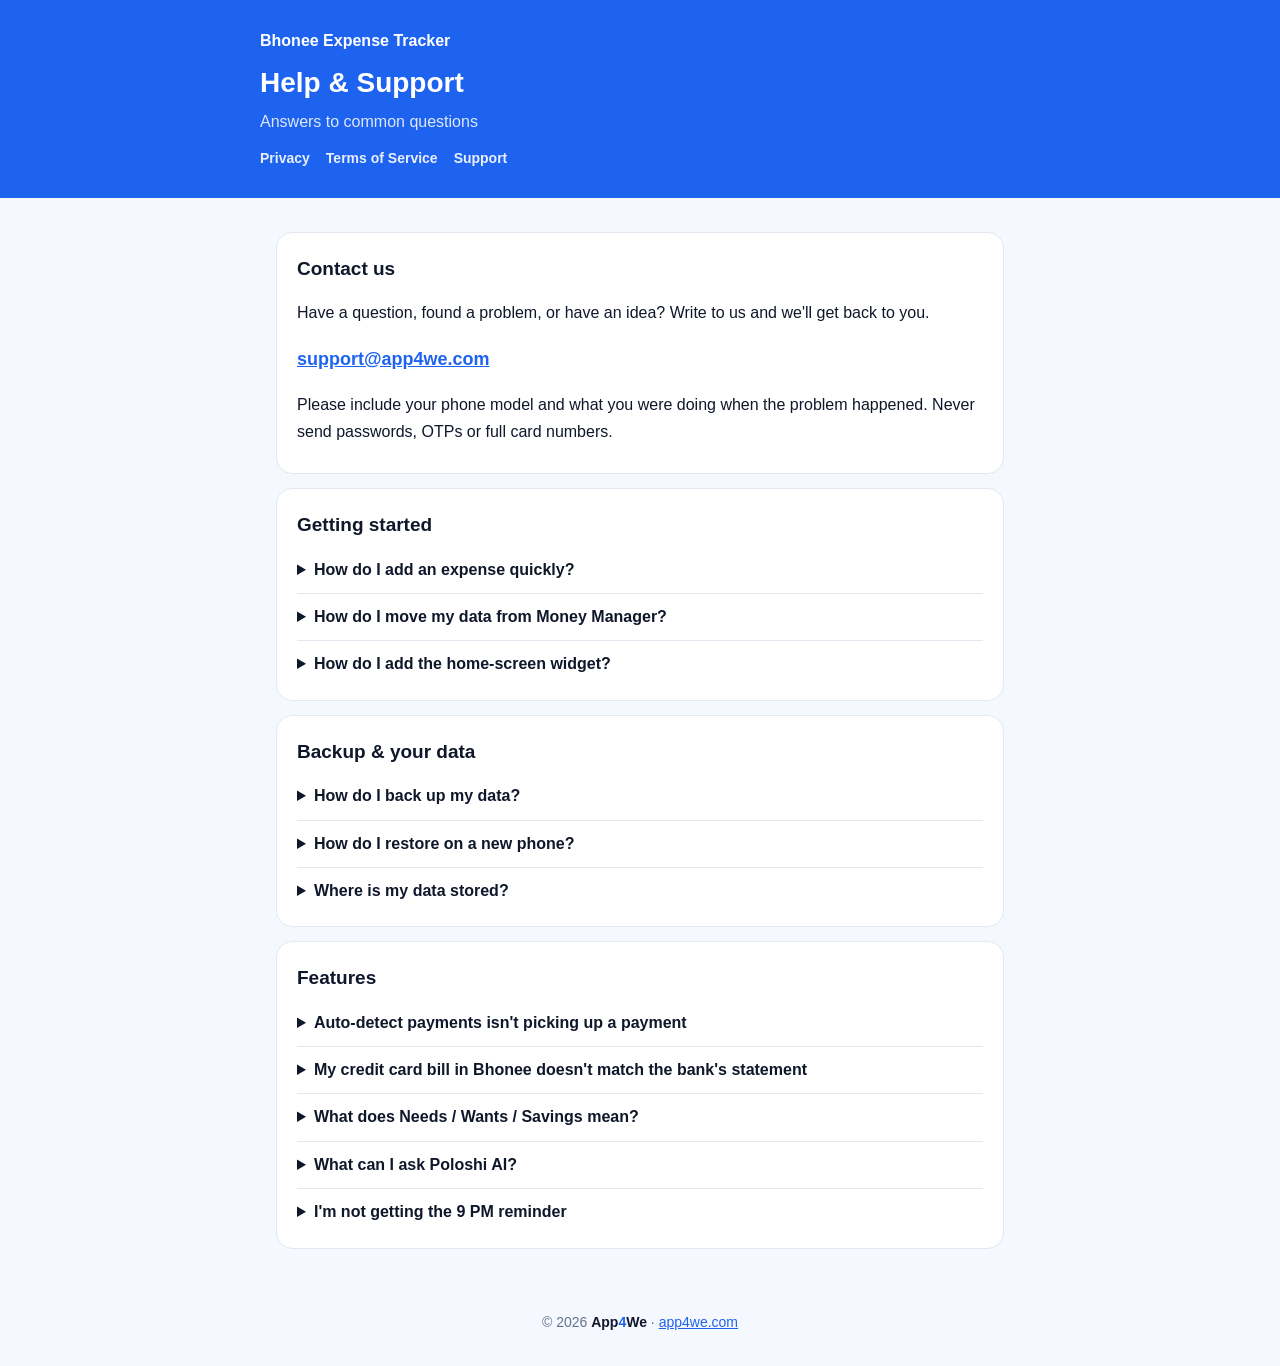
<file: Bhoneeexpencetracker/support.html>
<!doctype html>
<html lang="en">
<head>
<meta charset="utf-8">
<meta name="viewport" content="width=device-width, initial-scale=1">
<title>Support · Bhonee Expense Tracker</title>
<meta name="description" content="Help and answers for Bhonee Expense Tracker by App4We.">
<style>
  :root { --blue: #1E63F0; --text: #0F172A; --muted: #64748B; --bg: #F5F8FF; --card: #FFFFFF; --line: #E2E8F0; }
  @media (prefers-color-scheme: dark) { :root { --text: #E5E7EB; --muted: #94A3B8; --bg: #0B1220; --card: #111A2E; --line: #1E293B; } }
  * { box-sizing: border-box; }
  body { margin: 0; background: var(--bg); color: var(--text); font: 16px/1.65 -apple-system, "Segoe UI", Roboto, "Helvetica Neue", Arial, sans-serif; }
  header { background: var(--blue); color: #fff; padding: 28px 16px; }
  header .wrap { max-width: 760px; margin: 0 auto; }
  header a { color: #fff; text-decoration: none; font-weight: 700; }
  header h1 { margin: 6px 0 2px; font-size: 28px; }
  header p { margin: 0; opacity: .85; }
  main { max-width: 760px; margin: 0 auto; padding: 20px 16px 40px; }
  section { background: var(--card); border: 1px solid var(--line); border-radius: 16px; padding: 4px 20px 12px; margin: 14px 0; }
  h2 { font-size: 19px; margin: 16px 0 6px; }
  details { border-top: 1px solid var(--line); padding: 10px 0; }
  details:first-of-type { border-top: 0; }
  summary { cursor: pointer; font-weight: 700; }
  details p, details ol, details ul { margin: 8px 0 2px; }
  a { color: var(--blue); }
  nav { display: flex; gap: 16px; flex-wrap: wrap; margin-top: 12px; font-size: 14px; }
  nav a { color: #fff; opacity: .9; font-weight: 600; }
  .contact { font-size: 18px; font-weight: 700; }
  footer { text-align: center; color: var(--muted); font-size: 14px; padding: 8px 16px 32px; }
  .brand b { color: var(--text); } .brand .four { color: var(--blue); font-weight: 800; }
</style>
</head>
<body>
<header>
  <div class="wrap">
    <a href="./">Bhonee Expense Tracker</a>
    <h1>Help &amp; Support</h1>
    <p>Answers to common questions</p>
    <nav><a href="privacy.html">Privacy</a><a href="termsofservice.html">Terms of Service</a><a href="support.html">Support</a></nav>
  </div>
</header>
<main>
  <section>
    <h2>Contact us</h2>
    <p>Have a question, found a problem, or have an idea? Write to us and we'll get back to you.</p>
    <p class="contact"><a href="mailto:support@app4we.com?subject=Bhonee%20support">support@app4we.com</a></p>
    <p>Please include your phone model and what you were doing when the problem happened. Never send passwords, OTPs or full card numbers.</p>
  </section>

  <section>
    <h2>Getting started</h2>
    <details>
      <summary>How do I add an expense quickly?</summary>
      <p>Tap the blue + button, type the amount on Bhonee's keypad (you can do sums like 120+80), choose the category, and save. Start typing a note and Bhonee suggests past entries to fill everything in one tap. You can also add from the home-screen widget.</p>
    </details>
    <details>
      <summary>How do I move my data from Money Manager?</summary>
      <p>Export your records from Money Manager as an Excel/CSV file, then in Bhonee go to <b>Settings → Import &amp; Export → Import</b> and pick the file. Categories, accounts and transfers are matched automatically.</p>
    </details>
    <details>
      <summary>How do I add the home-screen widget?</summary>
      <p>Long-press an empty spot on your home screen, tap <b>Widgets</b>, find <b>Bhonee</b> and drag it to your home screen. It shows today's and this month's spending, with a + to add an expense.</p>
    </details>
  </section>

  <section>
    <h2>Backup &amp; your data</h2>
    <details>
      <summary>How do I back up my data?</summary>
      <p>Go to <b>Settings → Backup &amp; Restore</b> and sign in with Google. Bhonee backs up to your own Google Drive after changes and every night, including bill photos and PDFs. You can also export a file from <b>Settings → Import &amp; Export</b>.</p>
    </details>
    <details>
      <summary>How do I restore on a new phone?</summary>
      <p>Install Bhonee, open <b>Settings → Backup &amp; Restore</b>, sign in with the same Google account and tap <b>Restore</b>.</p>
    </details>
    <details>
      <summary>Where is my data stored?</summary>
      <p>On your phone, and in your own Google Drive if you turn on backup. See the <a href="privacy.html">Privacy Policy</a>.</p>
    </details>
  </section>

  <section>
    <h2>Features</h2>
    <details>
      <summary>Auto-detect payments isn't picking up a payment</summary>
      <ul>
        <li>Check that Bhonee is allowed in Android's <b>notification access</b> (Settings → Auto-detect payments → Turn on).</li>
        <li>Bhonee can only see payments that show a notification. Some apps don't show one after you pay inside them, and some banks don't send an SMS for small UPI payments. Add those by hand.</li>
        <li>Make sure your SMS app and payment apps are allowed to show notifications.</li>
        <li>If you already added the same amount at about the same time, Bhonee skips it to avoid duplicates.</li>
      </ul>
    </details>
    <details>
      <summary>My credit card bill in Bhonee doesn't match the bank's statement</summary>
      <p>Bhonee estimates each bill from the card expenses you entered in that cycle. If the bank posted a swipe on a different day, the totals differ. Open the card, tap <b>Enter statement amount</b> on the last bill and type the amount from your statement. Also check the statement and due dates with the ✎ button.</p>
    </details>
    <details>
      <summary>What does Needs / Wants / Savings mean?</summary>
      <p>It's the 50/30/20 guide: about 50% of income on needs, up to 30% on wants, and at least 20% to savings. Each category belongs to a group, which you can change in <b>Settings → Categories</b>. Tap the ⓘ on the card for your own numbers.</p>
    </details>
    <details>
      <summary>What can I ask Poloshi AI?</summary>
      <p>Poloshi AI works offline and answers from the data you've added in Bhonee. Try: "Where am I spending the most?", "How can I save money?", "If I stop eating snacks, how much will I save in a year?", "Can I afford a ₹30,000 phone?", "Which loan should I close first?" or "How much should I keep as an emergency fund?". Your chats are saved in History, where you can delete them.</p>
    </details>
    <details>
      <summary>I'm not getting the 9 PM reminder</summary>
      <p>Allow notifications for Bhonee in Android Settings → Apps → Bhonee → Notifications, and turn off battery restrictions for Bhonee if your phone has them.</p>
    </details>
  </section>
</main>
<footer>
  © 2026 <span class="brand"><b>App</b><span class="four">4</span><b>We</b></span> · <a href="https://app4we.com">app4we.com</a>
</footer>
</body>
</html>
</file>
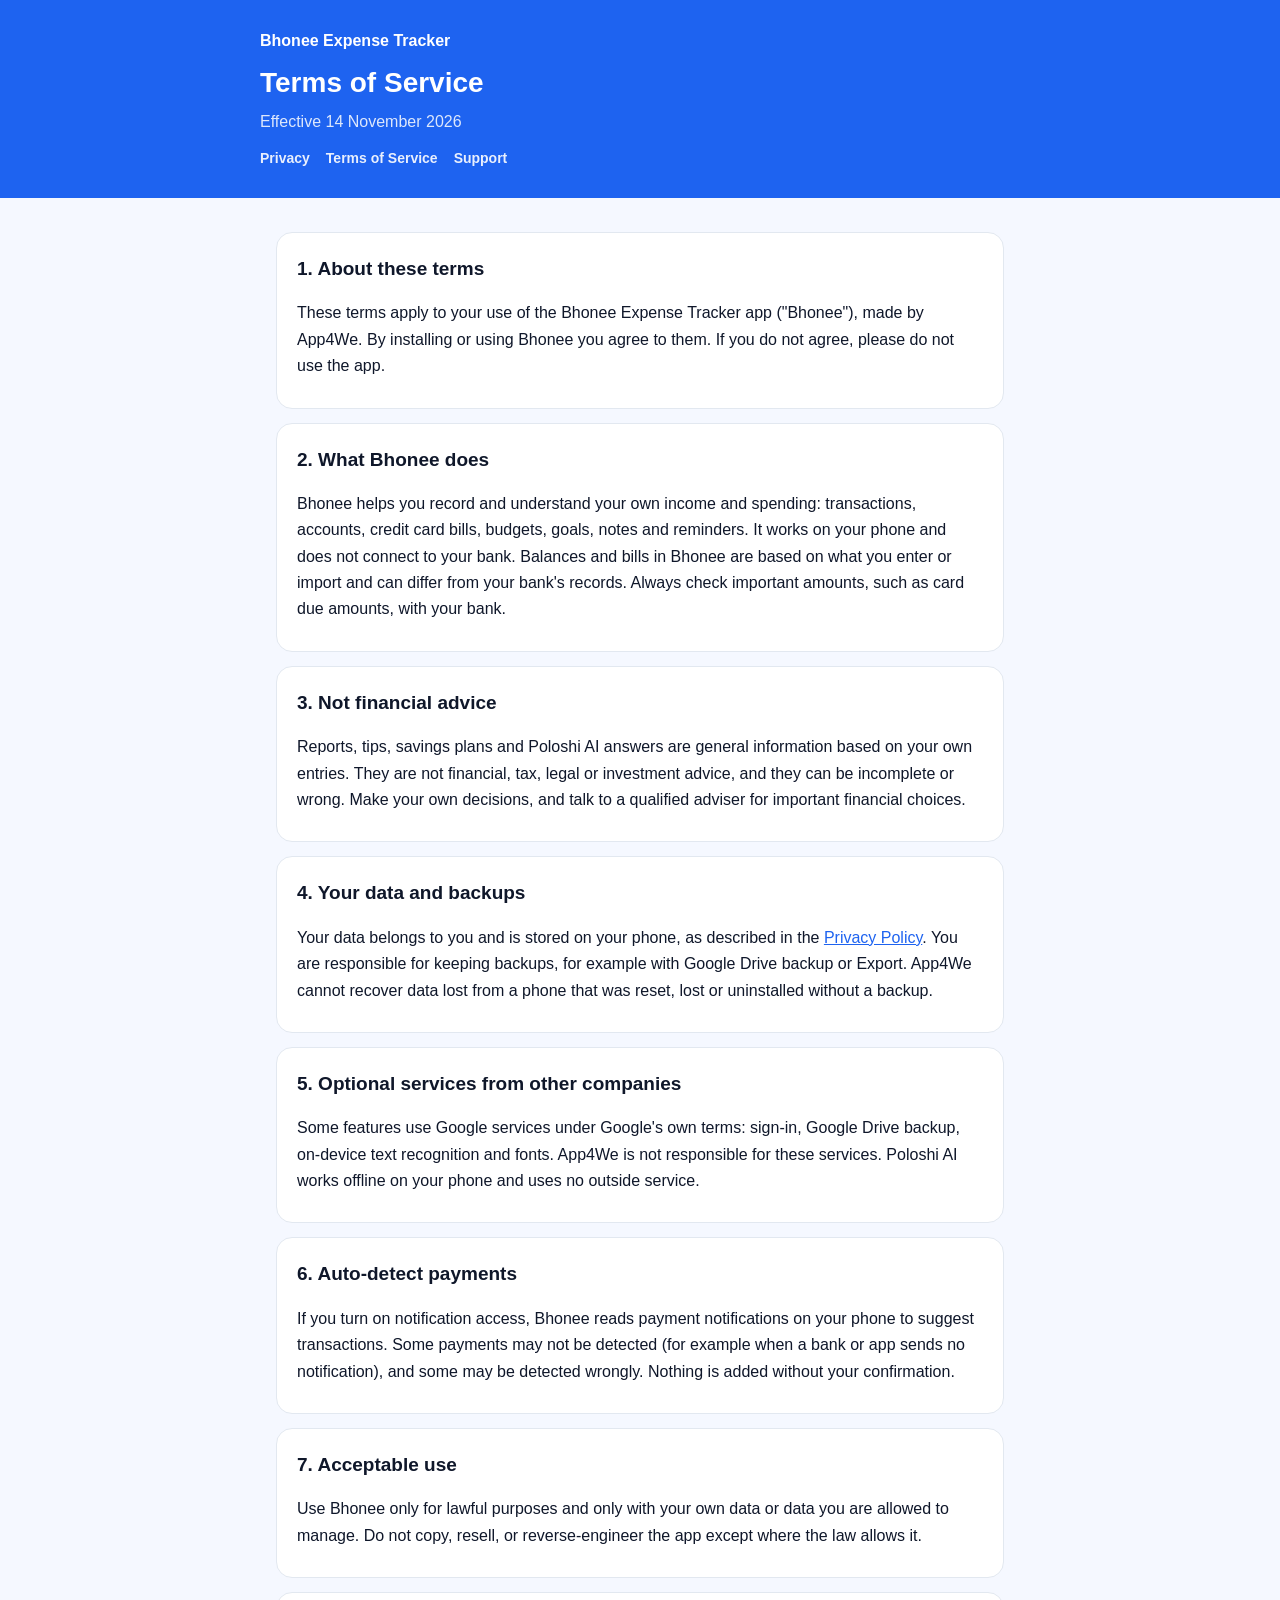
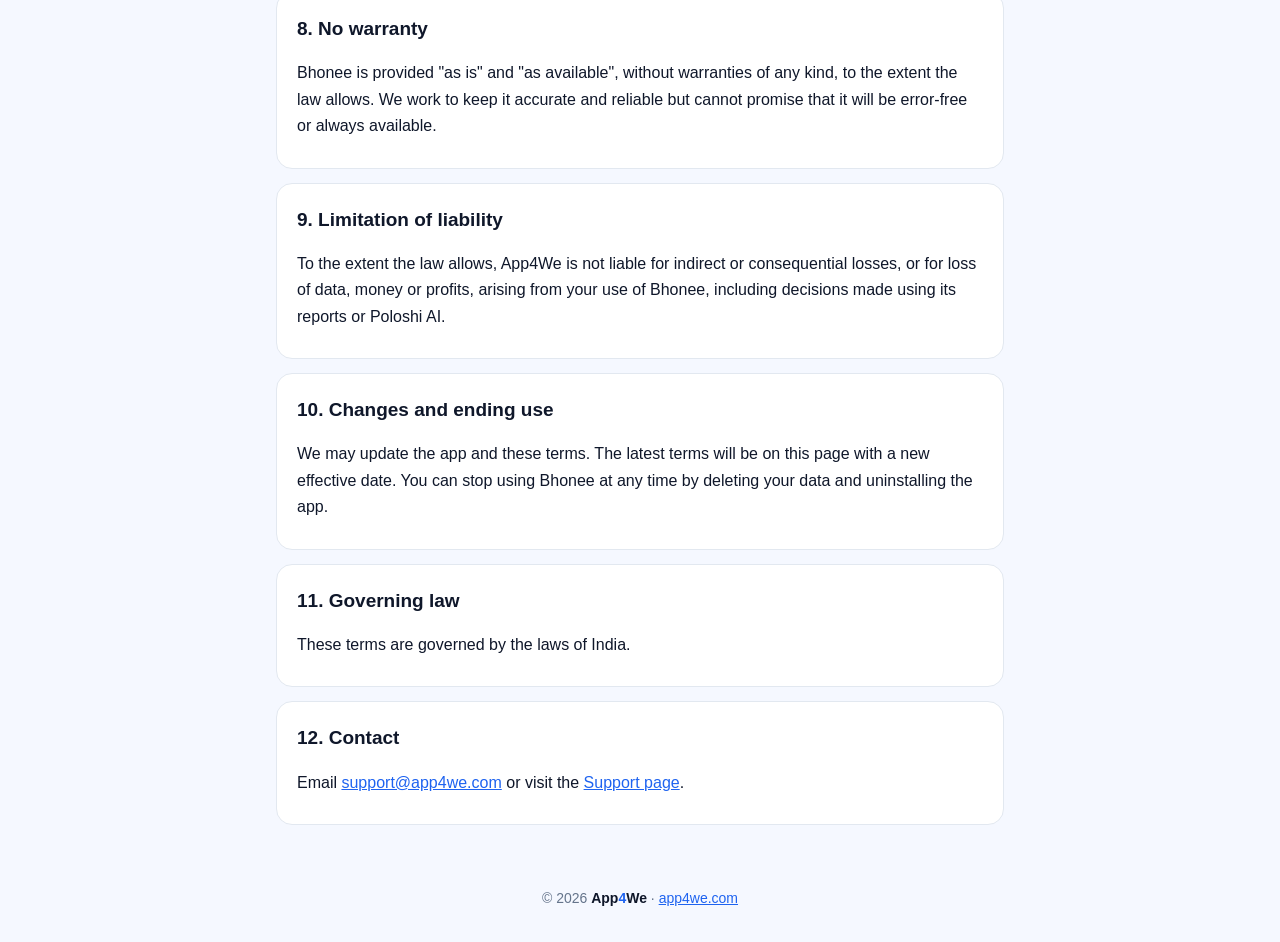
<file: Bhoneeexpencetracker/termsofservice.html>
<!doctype html>
<html lang="en">
<head>
<meta charset="utf-8">
<meta name="viewport" content="width=device-width, initial-scale=1">
<title>Terms of Service · Bhonee Expense Tracker</title>
<meta name="description" content="Terms of Service for Bhonee Expense Tracker by App4We.">
<style>
  :root { --blue: #1E63F0; --text: #0F172A; --muted: #64748B; --bg: #F5F8FF; --card: #FFFFFF; --line: #E2E8F0; }
  @media (prefers-color-scheme: dark) { :root { --text: #E5E7EB; --muted: #94A3B8; --bg: #0B1220; --card: #111A2E; --line: #1E293B; } }
  * { box-sizing: border-box; }
  body { margin: 0; background: var(--bg); color: var(--text); font: 16px/1.65 -apple-system, "Segoe UI", Roboto, "Helvetica Neue", Arial, sans-serif; }
  header { background: var(--blue); color: #fff; padding: 28px 16px; }
  header .wrap { max-width: 760px; margin: 0 auto; }
  header a { color: #fff; text-decoration: none; font-weight: 700; }
  header h1 { margin: 6px 0 2px; font-size: 28px; }
  header p { margin: 0; opacity: .85; }
  main { max-width: 760px; margin: 0 auto; padding: 20px 16px 40px; }
  section { background: var(--card); border: 1px solid var(--line); border-radius: 16px; padding: 4px 20px 12px; margin: 14px 0; }
  h2 { font-size: 19px; margin: 16px 0 6px; }
  a { color: var(--blue); }
  nav { display: flex; gap: 16px; flex-wrap: wrap; margin-top: 12px; font-size: 14px; }
  nav a { color: #fff; opacity: .9; font-weight: 600; }
  footer { text-align: center; color: var(--muted); font-size: 14px; padding: 8px 16px 32px; }
  .brand b { color: var(--text); } .brand .four { color: var(--blue); font-weight: 800; }
</style>
</head>
<body>
<header>
  <div class="wrap">
    <a href="./">Bhonee Expense Tracker</a>
    <h1>Terms of Service</h1>
    <p>Effective 14 November 2026</p>
    <nav><a href="privacy.html">Privacy</a><a href="termsofservice.html">Terms of Service</a><a href="support.html">Support</a></nav>
  </div>
</header>
<main>
  <section>
    <h2>1. About these terms</h2>
    <p>These terms apply to your use of the Bhonee Expense Tracker app ("Bhonee"), made by App4We. By installing or using Bhonee you agree to them. If you do not agree, please do not use the app.</p>
  </section>

  <section>
    <h2>2. What Bhonee does</h2>
    <p>Bhonee helps you record and understand your own income and spending: transactions, accounts, credit card bills, budgets, goals, notes and reminders. It works on your phone and does not connect to your bank. Balances and bills in Bhonee are based on what you enter or import and can differ from your bank's records. Always check important amounts, such as card due amounts, with your bank.</p>
  </section>

  <section>
    <h2>3. Not financial advice</h2>
    <p>Reports, tips, savings plans and Poloshi AI answers are general information based on your own entries. They are not financial, tax, legal or investment advice, and they can be incomplete or wrong. Make your own decisions, and talk to a qualified adviser for important financial choices.</p>
  </section>

  <section>
    <h2>4. Your data and backups</h2>
    <p>Your data belongs to you and is stored on your phone, as described in the <a href="privacy.html">Privacy Policy</a>. You are responsible for keeping backups, for example with Google Drive backup or Export. App4We cannot recover data lost from a phone that was reset, lost or uninstalled without a backup.</p>
  </section>

  <section>
    <h2>5. Optional services from other companies</h2>
    <p>Some features use Google services under Google's own terms: sign-in, Google Drive backup, on-device text recognition and fonts. App4We is not responsible for these services. Poloshi AI works offline on your phone and uses no outside service.</p>
  </section>

  <section>
    <h2>6. Auto-detect payments</h2>
    <p>If you turn on notification access, Bhonee reads payment notifications on your phone to suggest transactions. Some payments may not be detected (for example when a bank or app sends no notification), and some may be detected wrongly. Nothing is added without your confirmation.</p>
  </section>

  <section>
    <h2>7. Acceptable use</h2>
    <p>Use Bhonee only for lawful purposes and only with your own data or data you are allowed to manage. Do not copy, resell, or reverse-engineer the app except where the law allows it.</p>
  </section>

  <section>
    <h2>8. No warranty</h2>
    <p>Bhonee is provided "as is" and "as available", without warranties of any kind, to the extent the law allows. We work to keep it accurate and reliable but cannot promise that it will be error-free or always available.</p>
  </section>

  <section>
    <h2>9. Limitation of liability</h2>
    <p>To the extent the law allows, App4We is not liable for indirect or consequential losses, or for loss of data, money or profits, arising from your use of Bhonee, including decisions made using its reports or Poloshi AI.</p>
  </section>

  <section>
    <h2>10. Changes and ending use</h2>
    <p>We may update the app and these terms. The latest terms will be on this page with a new effective date. You can stop using Bhonee at any time by deleting your data and uninstalling the app.</p>
  </section>

  <section>
    <h2>11. Governing law</h2>
    <p>These terms are governed by the laws of India.</p>
  </section>

  <section>
    <h2>12. Contact</h2>
    <p>Email <a href="mailto:support@app4we.com">support@app4we.com</a> or visit the <a href="support.html">Support page</a>.</p>
  </section>
</main>
<footer>
  © 2026 <span class="brand"><b>App</b><span class="four">4</span><b>We</b></span> · <a href="https://app4we.com">app4we.com</a>
</footer>
</body>
</html>
</file>
